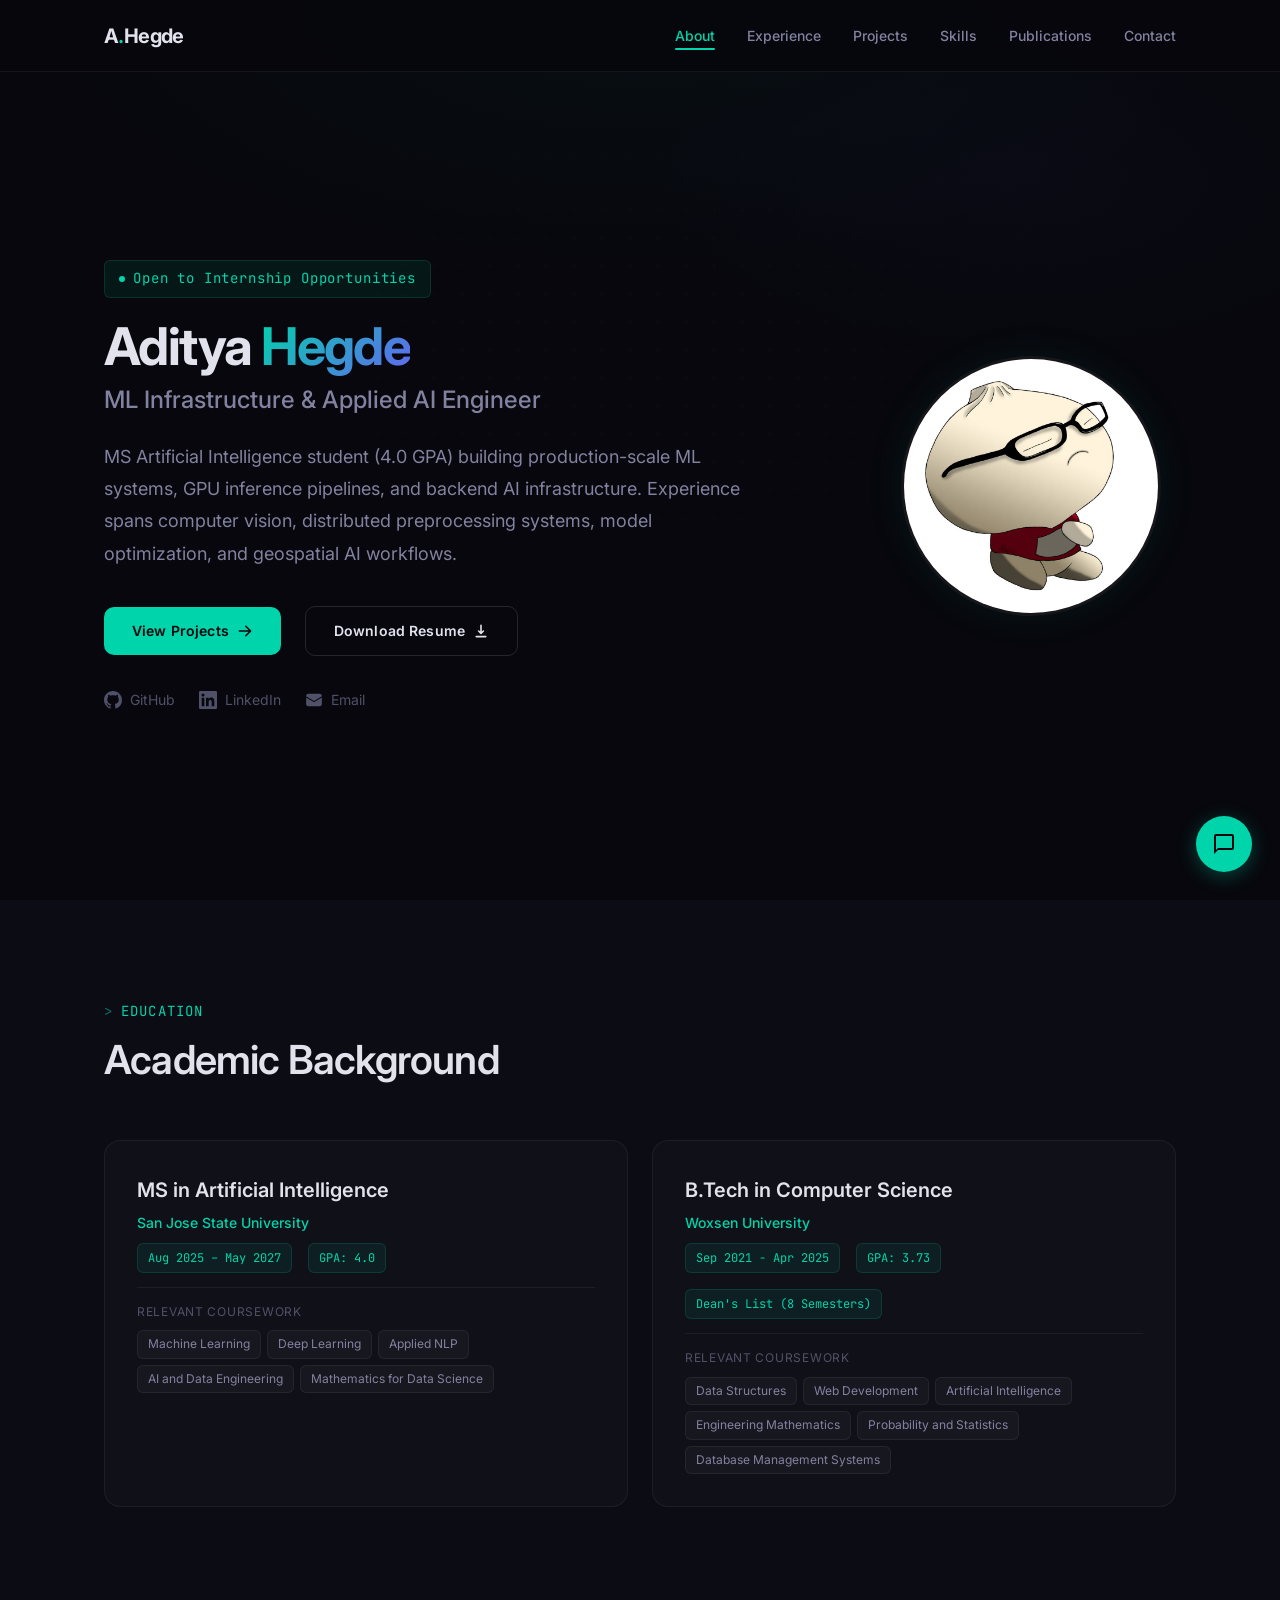
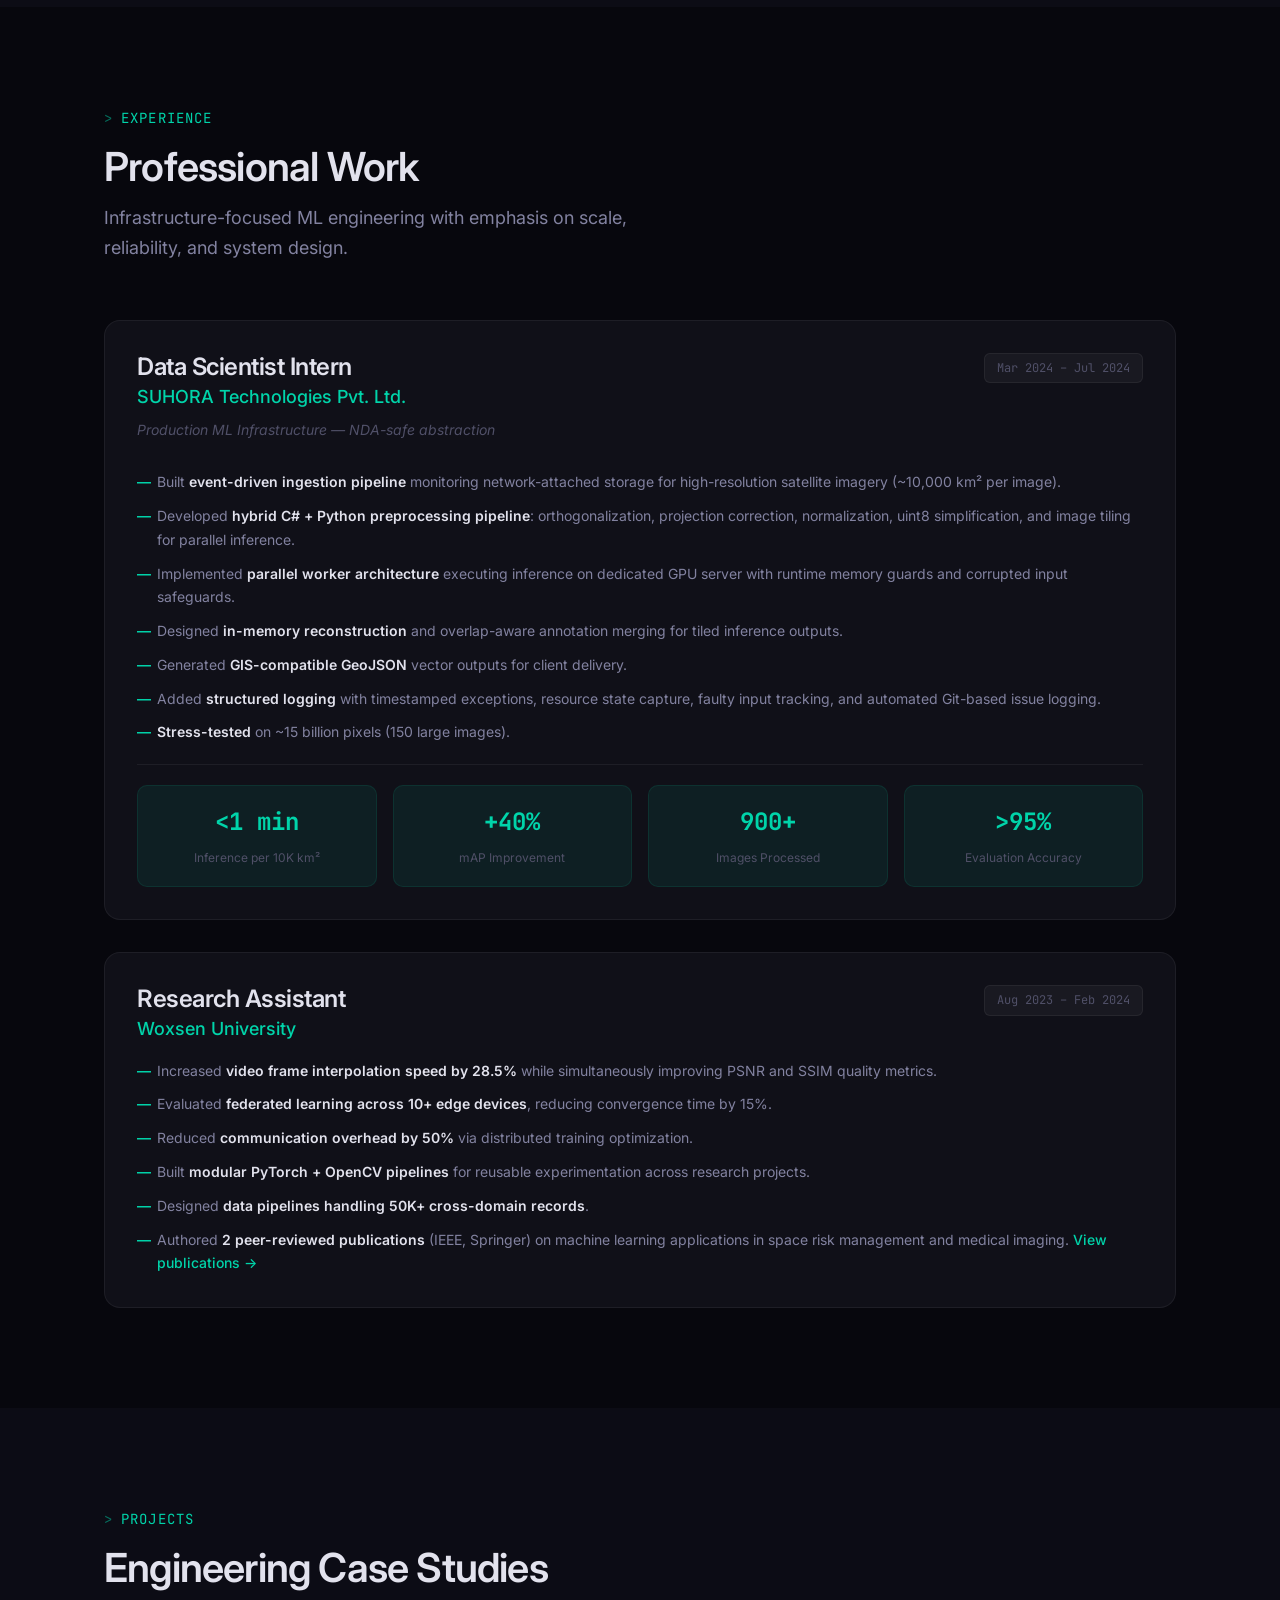
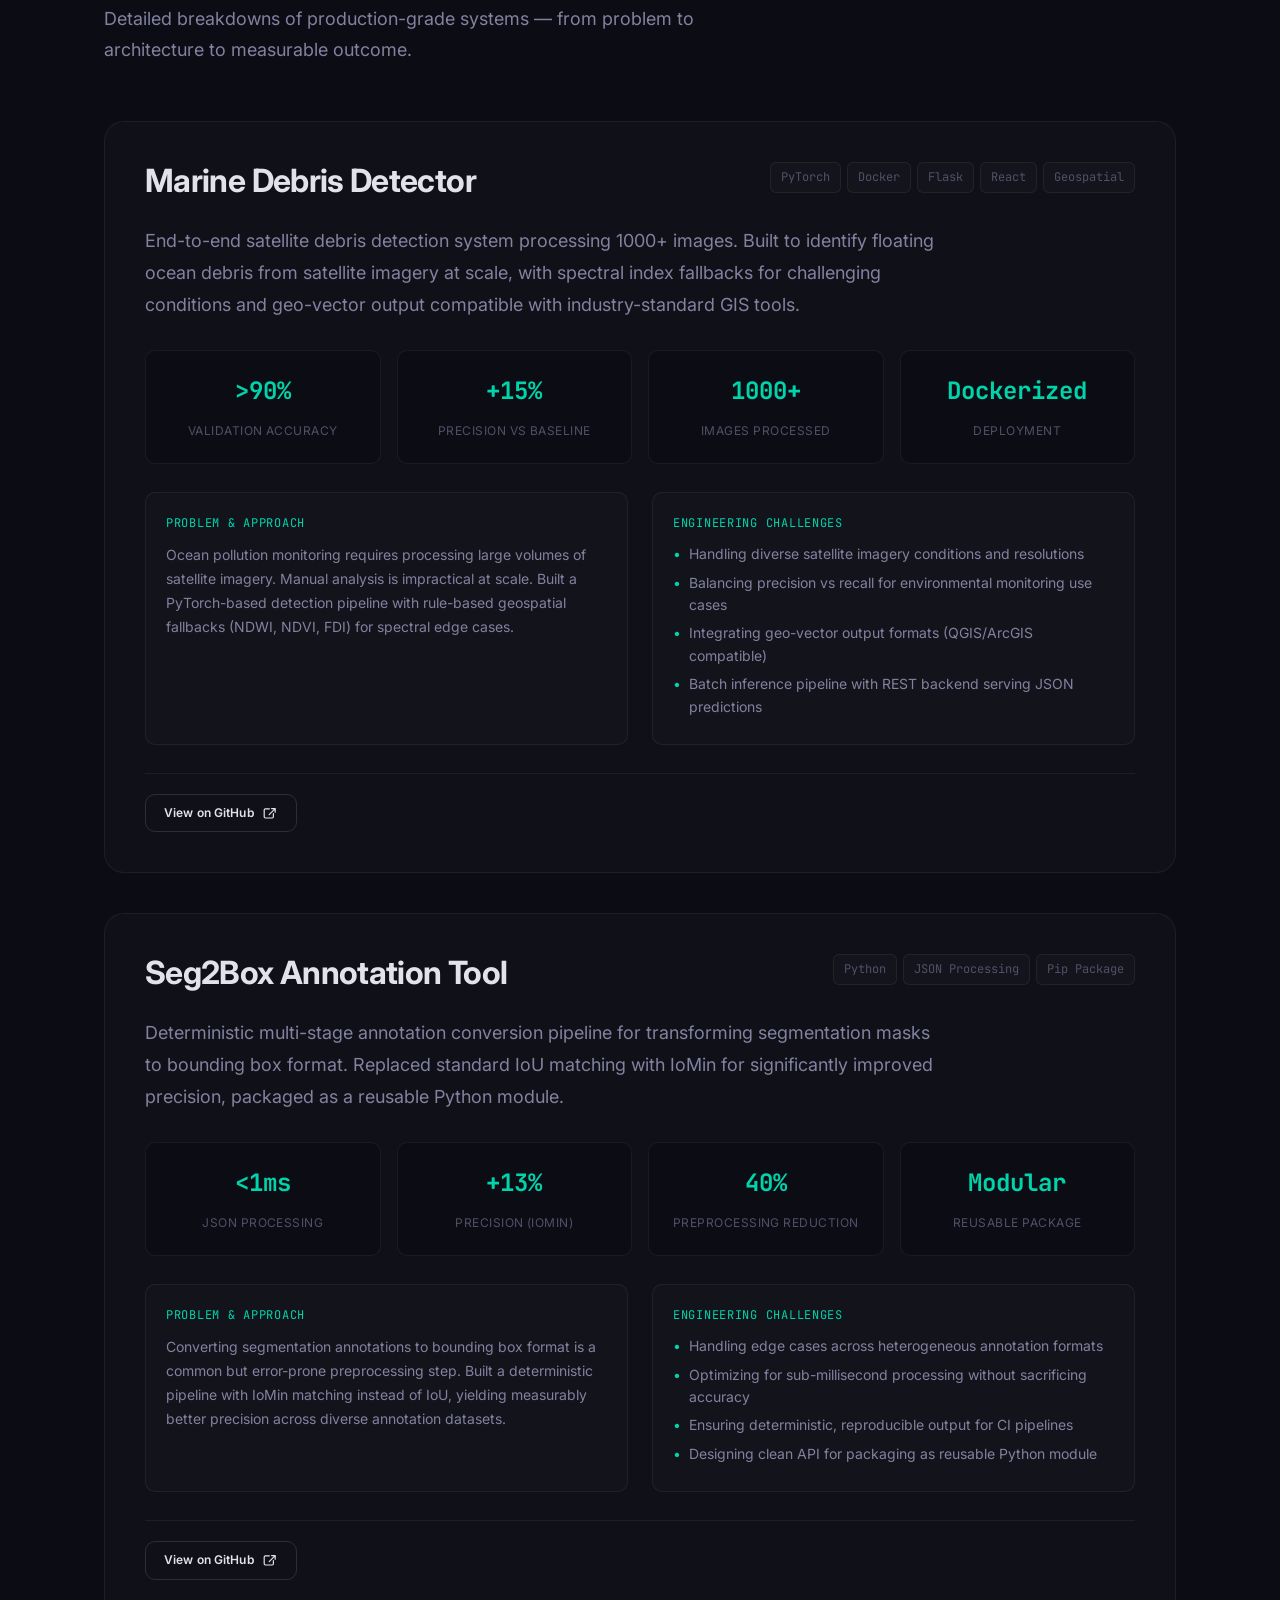
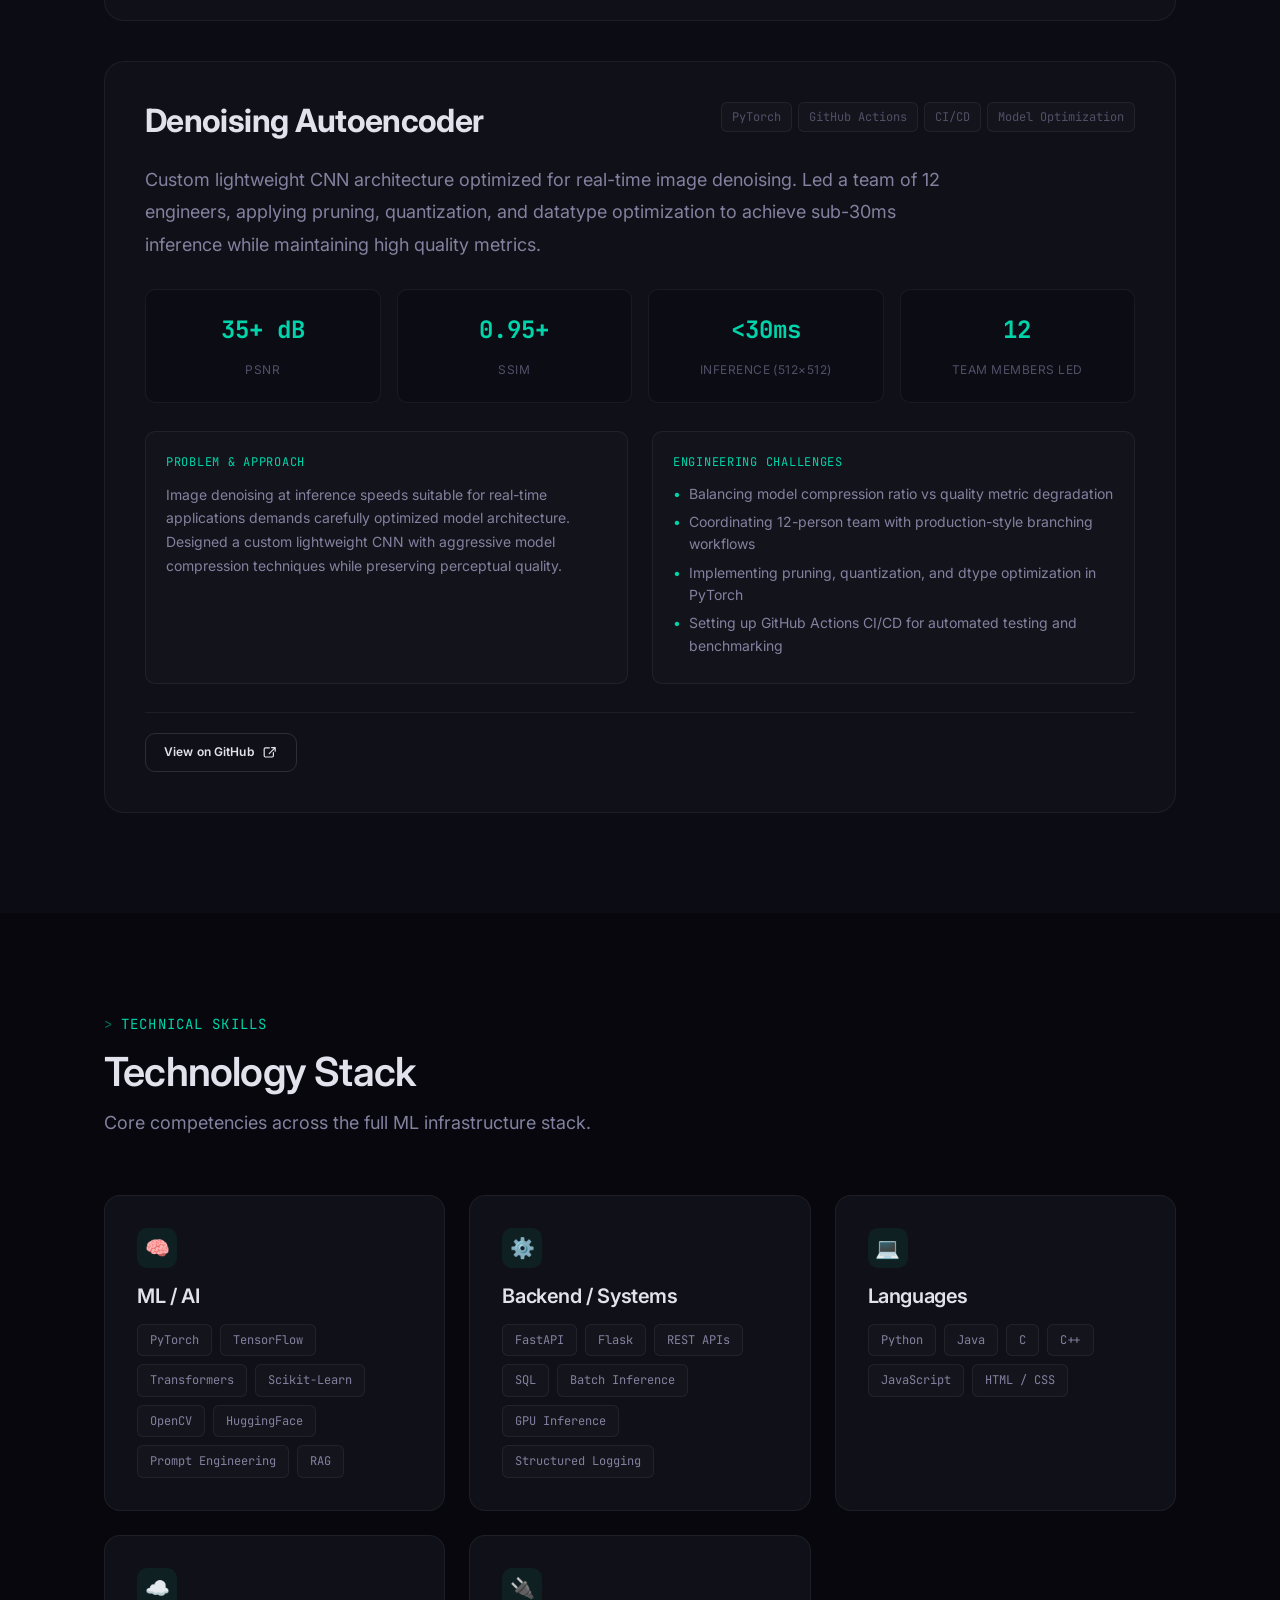
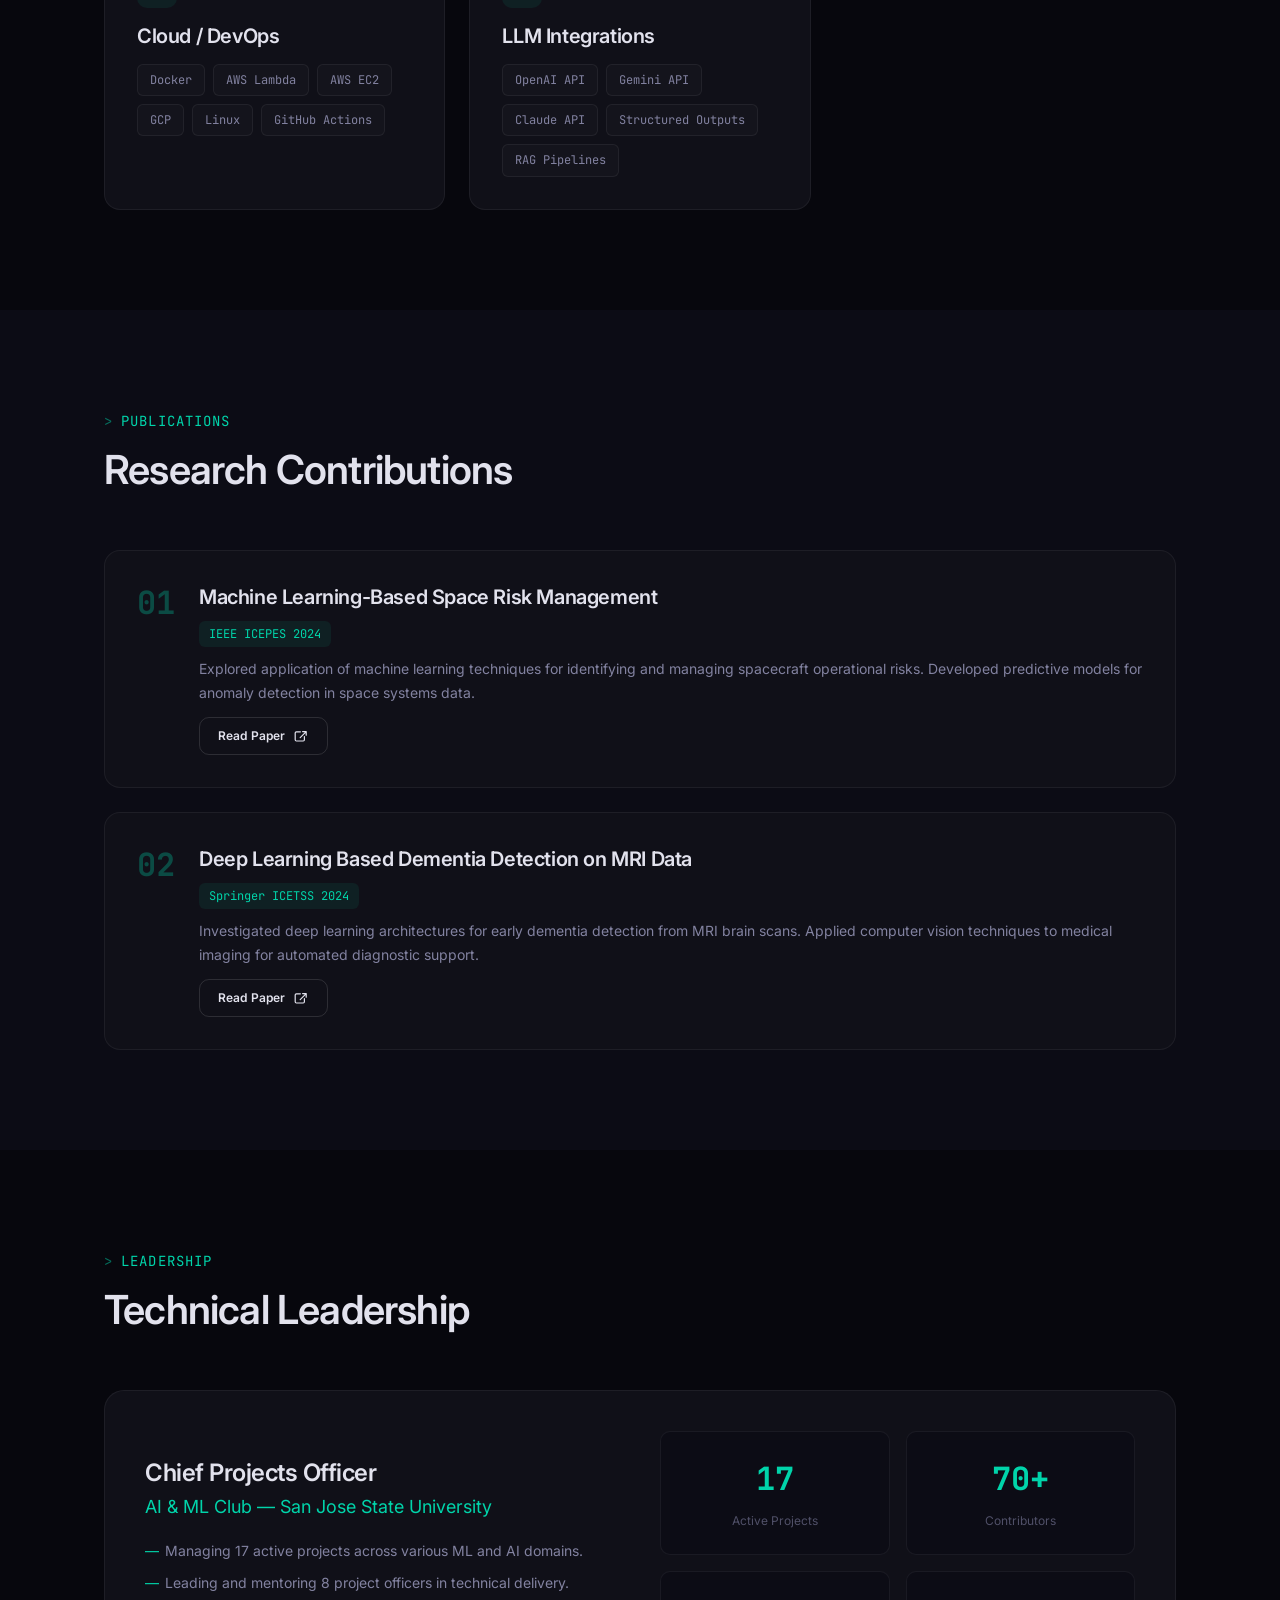
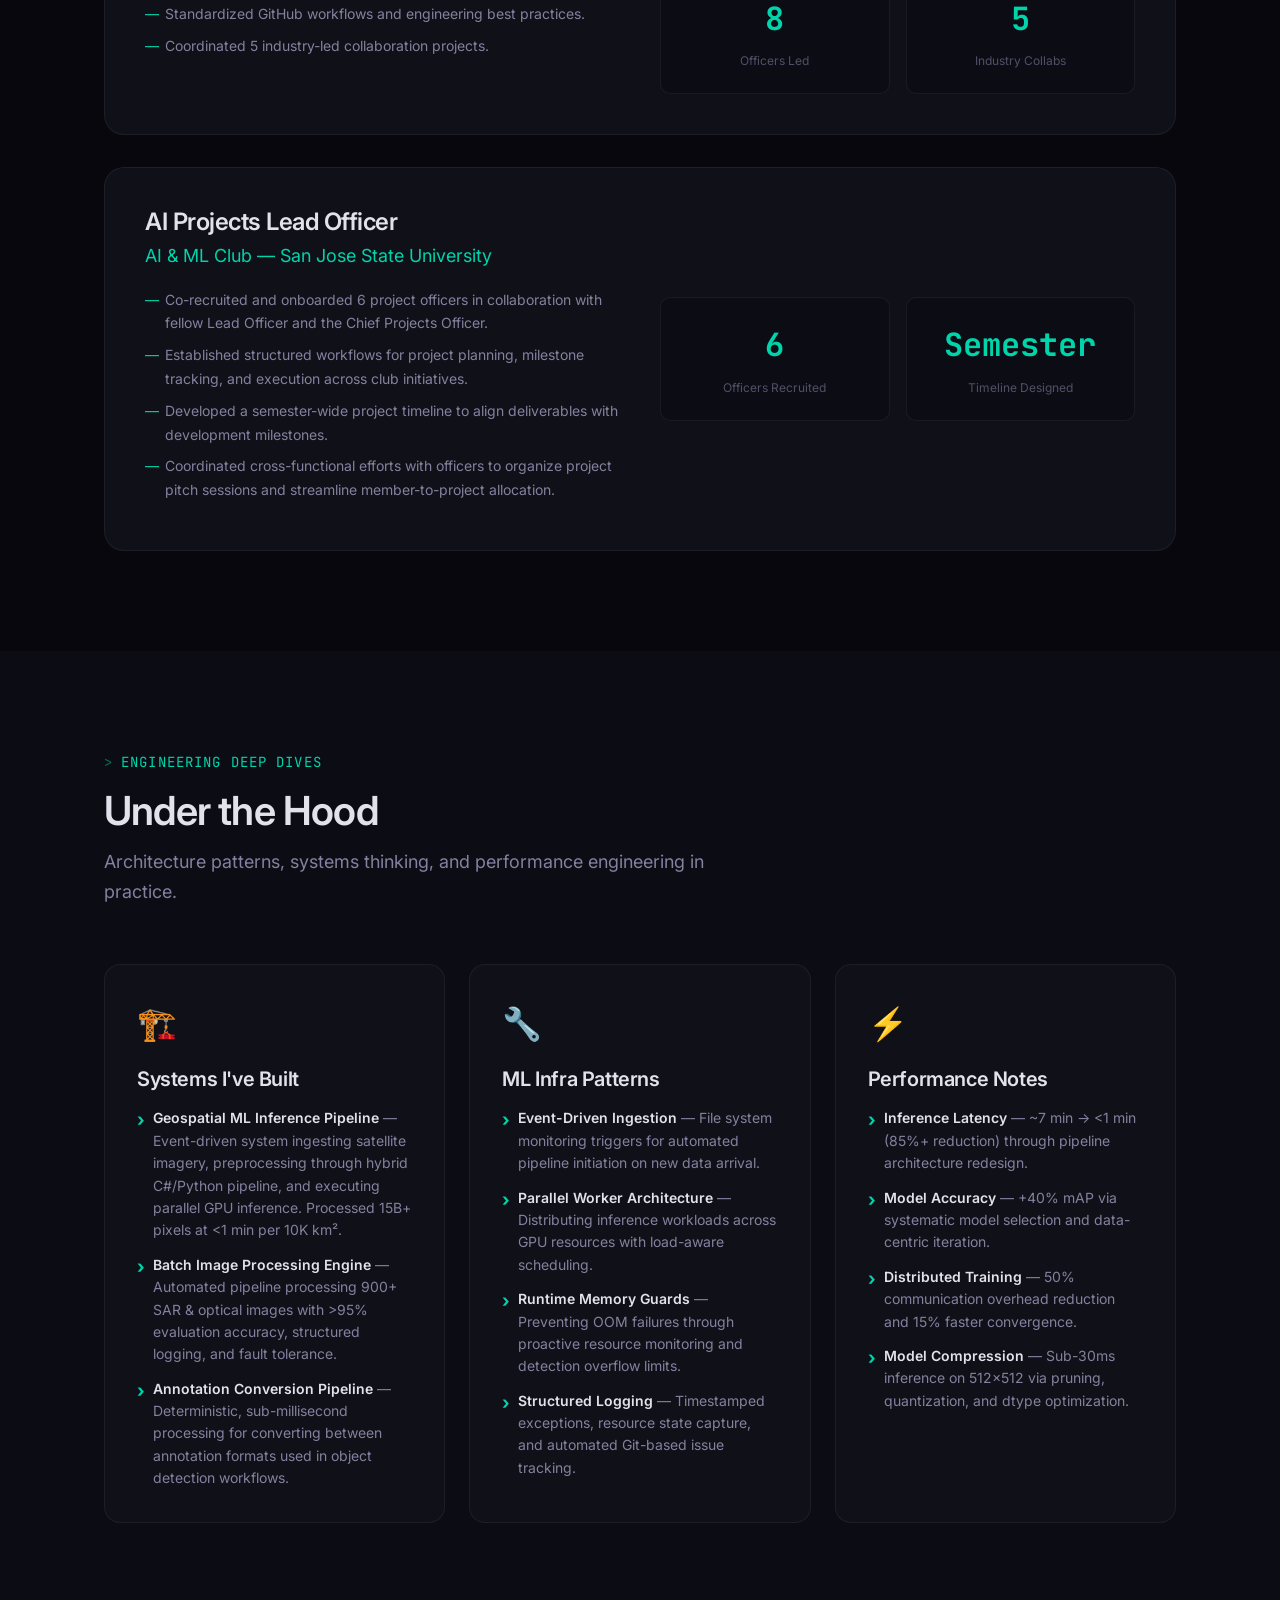
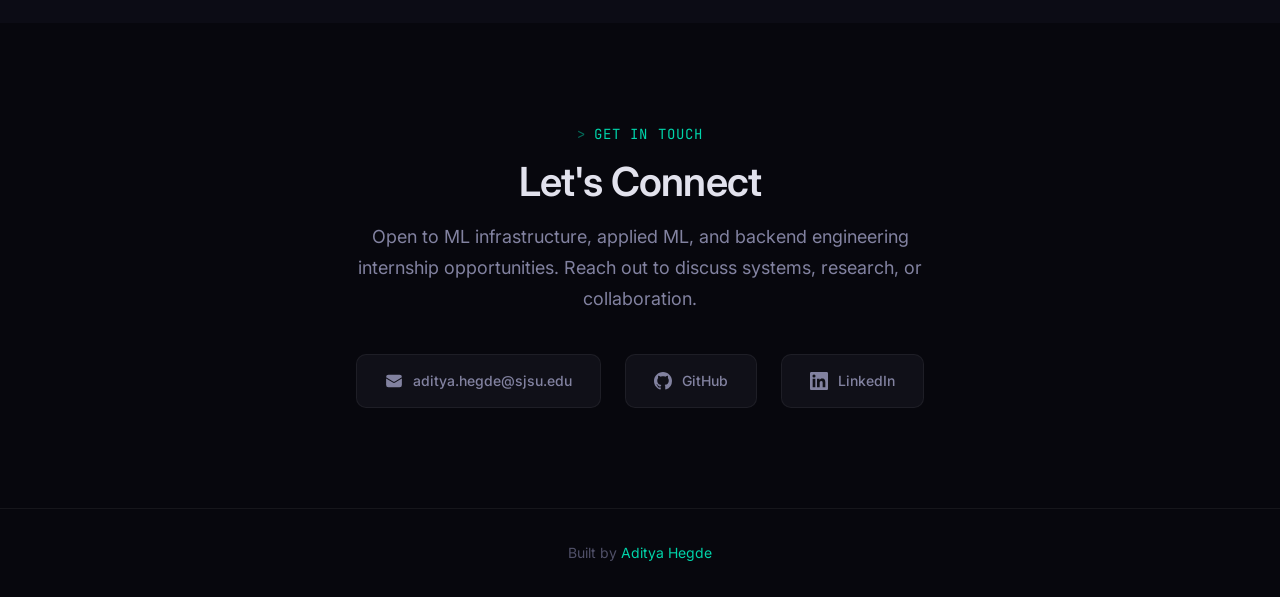
<file: index.html>
<!doctype html>
<html lang="en">
  <head>
    <meta charset="UTF-8" />
    <meta name="viewport" content="width=device-width, initial-scale=1.0" />
    <title>Aditya Hegde — ML Infrastructure & Applied AI Engineer</title>
    <meta
      name="description"
      content="Portfolio of Aditya Hegde — MS AI student building production-scale ML systems, GPU inference pipelines, and backend AI infrastructure."
    />
    <meta name="author" content="Aditya Hegde" />

    <!-- Open Graph -->
    <meta
      property="og:title"
      content="Aditya Hegde — ML Infrastructure & Applied AI Engineer"
    />
    <meta
      property="og:description"
      content="Production-scale ML systems, GPU inference pipelines, and backend AI infrastructure."
    />
    <meta property="og:type" content="website" />
    <meta property="og:url" content="https://adityahegde712.github.io" />

    <!-- Security -->
    <meta http-equiv="X-Content-Type-Options" content="nosniff" />
    <meta name="referrer" content="strict-origin-when-cross-origin" />

    <!-- Fonts -->
    <link rel="preconnect" href="https://fonts.googleapis.com" />
    <link rel="preconnect" href="https://fonts.gstatic.com" crossorigin />
    <link
      href="https://fonts.googleapis.com/css2?family=Inter:wght@300;400;500;600;700&family=JetBrains+Mono:wght@400;500;700&display=swap"
      rel="stylesheet"
    />

    <!-- Styles -->
    <link rel="stylesheet" href="styles.css" />

    <!-- Google Analytics (GA4) -->
    <script async src="https://www.googletagmanager.com/gtag/js?id=G-G0SHZX9DQ3"></script>
    <script>
      window.dataLayer = window.dataLayer || [];
      function gtag(){dataLayer.push(arguments);}
      gtag('js', new Date());
      gtag('config', 'G-G0SHZX9DQ3');
    </script>
  </head>
  <body>
    <!-- ============ NAVIGATION ============ -->
    <header class="nav" id="main-nav" role="banner">
      <div class="container nav__inner">
        <a href="#hero" class="nav__logo" aria-label="Home"
          >A<span>.</span>Hegde</a
        >

        <nav aria-label="Primary navigation">
          <ul class="nav__links" id="nav-links" role="list">
            <li>
              <a href="#hero" class="nav__link nav__link--active">About</a>
            </li>
            <li><a href="#experience" class="nav__link">Experience</a></li>
            <li><a href="#projects" class="nav__link">Projects</a></li>
            <li><a href="#skills" class="nav__link">Skills</a></li>
            <li><a href="#publications" class="nav__link">Publications</a></li>
            <li><a href="#contact" class="nav__link">Contact</a></li>
          </ul>
        </nav>

        <button
          class="nav__toggle"
          id="nav-toggle"
          aria-label="Toggle navigation"
          aria-expanded="false"
          aria-controls="nav-links"
        >
          <span></span><span></span><span></span>
        </button>
      </div>
      <div class="nav__overlay" id="nav-overlay"></div>
    </header>

    <main>
      <!-- ============ HERO ============ -->
      <section class="hero" id="hero">
        <div class="container hero__inner">
          <div class="hero__content">
            <div class="hero__label">Open to Internship Opportunities</div>

            <h1 class="hero__name">
              Aditya <span class="gradient-text">Hegde</span>
            </h1>
            <p class="hero__title">
              ML Infrastructure &amp; Applied AI Engineer
            </p>

            <p class="hero__summary">
              MS Artificial Intelligence student (4.0 GPA) building
              production-scale ML systems, GPU inference pipelines, and backend
              AI infrastructure. Experience spans computer vision, distributed
              preprocessing systems, model optimization, and geospatial AI
              workflows.
            </p>

            <div class="hero__actions">
              <a href="#projects" class="btn btn--primary">
                View Projects
                <svg
                  xmlns="http://www.w3.org/2000/svg"
                  viewBox="0 0 20 20"
                  fill="currentColor"
                  aria-hidden="true"
                >
                  <path
                    fill-rule="evenodd"
                    d="M10.293 3.293a1 1 0 011.414 0l6 6a1 1 0 010 1.414l-6 6a1 1 0 01-1.414-1.414L14.586 11H3a1 1 0 110-2h11.586l-4.293-4.293a1 1 0 010-1.414z"
                    clip-rule="evenodd"
                  />
                </svg>
              </a>
              <button
                class="btn btn--outline"
                id="resume-btn"
                type="button"
              >
                Download Resume
                <svg
                  xmlns="http://www.w3.org/2000/svg"
                  viewBox="0 0 20 20"
                  fill="currentColor"
                  aria-hidden="true"
                >
                  <path
                    fill-rule="evenodd"
                    d="M3 17a1 1 0 011-1h12a1 1 0 110 2H4a1 1 0 01-1-1zm3.293-7.707a1 1 0 011.414 0L9 10.586V3a1 1 0 112 0v7.586l1.293-1.293a1 1 0 111.414 1.414l-3 3a1 1 0 01-1.414 0l-3-3a1 1 0 010-1.414z"
                    clip-rule="evenodd"
                  />
                </svg>
              </button>
            </div>

            <!-- Resume Selection Modal -->
            <div class="resume-modal-overlay" id="resume-modal-overlay">
              <div class="resume-modal" role="dialog" aria-label="Select Resume">
                <div class="resume-modal__header">
                  <h3 class="resume-modal__title">Choose a Resume</h3>
                  <button class="resume-modal__close" id="resume-modal-close" aria-label="Close">
                    <svg xmlns="http://www.w3.org/2000/svg" viewBox="0 0 24 24" fill="currentColor" aria-hidden="true"><path d="M18.3 5.71a1 1 0 00-1.42 0L12 10.59 7.12 5.71a1 1 0 00-1.42 1.42L10.59 12l-4.89 4.88a1 1 0 001.42 1.42L12 13.41l4.88 4.89a1 1 0 001.42-1.42L13.41 12l4.89-4.88a1 1 0 000-1.41z"/></svg>
                  </button>
                </div>
                <p class="resume-modal__subtitle">Tailored for different roles — select the one that fits best.</p>
                <div class="resume-modal__options">
                  <a href="static/aditya_hegde_swe_resume.pdf" class="resume-option" target="_blank" rel="noopener noreferrer">
                    <div class="resume-option__icon">⚙️</div>
                    <div class="resume-option__info">
                      <div class="resume-option__title">Software Engineering</div>
                      <div class="resume-option__desc">Backend, systems, and infrastructure focus</div>
                    </div>
                    <svg class="resume-option__arrow" xmlns="http://www.w3.org/2000/svg" viewBox="0 0 20 20" fill="currentColor" aria-hidden="true"><path fill-rule="evenodd" d="M4.25 5.5a.75.75 0 00-.75.75v8.5c0 .414.336.75.75.75h8.5a.75.75 0 00.75-.75v-4a.75.75 0 011.5 0v4A2.25 2.25 0 0112.75 17h-8.5A2.25 2.25 0 012 14.75v-8.5A2.25 2.25 0 014.25 4h5a.75.75 0 010 1.5h-5zm7-1a.75.75 0 01.75-.75h4.5a.75.75 0 01.75.75v4.5a.75.75 0 01-1.5 0V6.31l-6.22 6.22a.75.75 0 11-1.06-1.06l6.22-6.22H12a.75.75 0 01-.75-.75z" clip-rule="evenodd"/></svg>
                  </a>
                  <a href="static/aditya_hegde_aiml_resume.pdf" class="resume-option" target="_blank" rel="noopener noreferrer">
                    <div class="resume-option__icon">🧠</div>
                    <div class="resume-option__info">
                      <div class="resume-option__title">AI / Machine Learning</div>
                      <div class="resume-option__desc">ML infrastructure, applied AI, and computer vision</div>
                    </div>
                    <svg class="resume-option__arrow" xmlns="http://www.w3.org/2000/svg" viewBox="0 0 20 20" fill="currentColor" aria-hidden="true"><path fill-rule="evenodd" d="M4.25 5.5a.75.75 0 00-.75.75v8.5c0 .414.336.75.75.75h8.5a.75.75 0 00.75-.75v-4a.75.75 0 011.5 0v4A2.25 2.25 0 0112.75 17h-8.5A2.25 2.25 0 012 14.75v-8.5A2.25 2.25 0 014.25 4h5a.75.75 0 010 1.5h-5zm7-1a.75.75 0 01.75-.75h4.5a.75.75 0 01.75.75v4.5a.75.75 0 01-1.5 0V6.31l-6.22 6.22a.75.75 0 11-1.06-1.06l6.22-6.22H12a.75.75 0 01-.75-.75z" clip-rule="evenodd"/></svg>
                  </a>
                  <a href="static/aditya_hegde_research_resume.pdf" class="resume-option" target="_blank" rel="noopener noreferrer">
                    <div class="resume-option__icon">📄</div>
                    <div class="resume-option__info">
                      <div class="resume-option__title">Research</div>
                      <div class="resume-option__desc">Publications, experiments, and academic work</div>
                    </div>
                    <svg class="resume-option__arrow" xmlns="http://www.w3.org/2000/svg" viewBox="0 0 20 20" fill="currentColor" aria-hidden="true"><path fill-rule="evenodd" d="M4.25 5.5a.75.75 0 00-.75.75v8.5c0 .414.336.75.75.75h8.5a.75.75 0 00.75-.75v-4a.75.75 0 011.5 0v4A2.25 2.25 0 0112.75 17h-8.5A2.25 2.25 0 012 14.75v-8.5A2.25 2.25 0 014.25 4h5a.75.75 0 010 1.5h-5zm7-1a.75.75 0 01.75-.75h4.5a.75.75 0 01.75.75v4.5a.75.75 0 01-1.5 0V6.31l-6.22 6.22a.75.75 0 11-1.06-1.06l6.22-6.22H12a.75.75 0 01-.75-.75z" clip-rule="evenodd"/></svg>
                  </a>
                </div>
              </div>
            </div>

            <div class="hero__socials">
              <a
                href="https://github.com/AdityaHegde712"
                class="hero__social-link"
                target="_blank"
                rel="noopener noreferrer"
                aria-label="GitHub"
              >
                <svg
                  xmlns="http://www.w3.org/2000/svg"
                  viewBox="0 0 24 24"
                  aria-hidden="true"
                >
                  <path
                    d="M12 0C5.37 0 0 5.37 0 12c0 5.31 3.435 9.795 8.205 11.385.6.105.825-.255.825-.57 0-.285-.015-1.23-.015-2.235-3.015.555-3.795-.735-4.035-1.41-.135-.345-.72-1.41-1.23-1.695-.42-.225-1.02-.78-.015-.795.945-.015 1.62.87 1.845 1.23 1.08 1.815 2.805 1.305 3.495.99.105-.78.42-1.305.765-1.605-2.67-.3-5.46-1.335-5.46-5.925 0-1.305.465-2.385 1.23-3.225-.12-.3-.54-1.53.12-3.18 0 0 1.005-.315 3.3 1.23.96-.27 1.98-.405 3-.405s2.04.135 3 .405c2.295-1.56 3.3-1.23 3.3-1.23.66 1.65.24 2.88.12 3.18.765.84 1.23 1.905 1.23 3.225 0 4.605-2.805 5.625-5.475 5.925.435.375.81 1.095.81 2.22 0 1.605-.015 2.895-.015 3.3 0 .315.225.69.825.57A12.02 12.02 0 0024 12c0-6.63-5.37-12-12-12z"
                  />
                </svg>
                GitHub
              </a>
              <a
                href="https://www.linkedin.com/in/aditya-hegde712/"
                class="hero__social-link"
                target="_blank"
                rel="noopener noreferrer"
                aria-label="LinkedIn"
              >
                <svg
                  xmlns="http://www.w3.org/2000/svg"
                  viewBox="0 0 24 24"
                  aria-hidden="true"
                >
                  <path
                    d="M20.447 20.452h-3.554v-5.569c0-1.328-.027-3.037-1.852-3.037-1.853 0-2.136 1.445-2.136 2.939v5.667H9.351V9h3.414v1.561h.046c.477-.9 1.637-1.85 3.37-1.85 3.601 0 4.267 2.37 4.267 5.455v6.286zM5.337 7.433a2.062 2.062 0 01-2.063-2.065 2.064 2.064 0 112.063 2.065zm1.782 13.019H3.555V9h3.564v11.452zM22.225 0H1.771C.792 0 0 .774 0 1.729v20.542C0 23.227.792 24 1.771 24h20.451C23.2 24 24 23.227 24 22.271V1.729C24 .774 23.2 0 22.222 0h.003z"
                  />
                </svg>
                LinkedIn
              </a>
              <a
                href="mailto:aditya.hegde@sjsu.edu"
                class="hero__social-link"
                aria-label="Email"
              >
                <svg
                  xmlns="http://www.w3.org/2000/svg"
                  viewBox="0 0 24 24"
                  aria-hidden="true"
                >
                  <path
                    d="M1.5 8.67v8.58a3 3 0 003 3h15a3 3 0 003-3V8.67l-8.928 5.493a3 3 0 01-3.144 0L1.5 8.67z"
                  />
                  <path
                    d="M22.5 6.908V6.75a3 3 0 00-3-3h-15a3 3 0 00-3 3v.158l9.714 5.978a1.5 1.5 0 001.572 0L22.5 6.908z"
                  />
                </svg>
                Email
              </a>
            </div>
          </div>

          <div class="hero__photo-wrapper">
            <img
              src="static/profile.jpg"
              alt="Aditya Hegde — ML Infrastructure Engineer"
              class="hero__photo"
              width="260"
              height="260"
              loading="eager"
            />
          </div>
        </div>
      </section>

      <!-- ============ EDUCATION ============ -->
      <section class="section section--alt" id="education">
        <div class="container">
          <div class="section__header reveal">
            <div class="section__label">Education</div>
            <h2 class="section__title">Academic Background</h2>
          </div>

          <div class="education-grid">
            <div class="education-card reveal reveal--delay-1">
              <div class="education-card__degree">
                MS in Artificial Intelligence
              </div>
              <div class="education-card__school">
                San Jose State University
              </div>
              <div class="education-card__meta">
                <span class="education-card__badge education-card__badge--highlight"
                  >Aug 2025 – May 2027</span
                >
                <span
                  class="education-card__badge education-card__badge--highlight"
                  >GPA: 4.0</span
                >
              </div>
              <div class="education-card__courses">
                <div class="education-card__courses-title">
                  Relevant Coursework
                </div>
                <div class="education-card__courses-list">
                  <span class="course-tag">Machine Learning</span>
                  <span class="course-tag">Deep Learning</span>
                  <span class="course-tag">Applied NLP</span>
                  <span class="course-tag">AI and Data Engineering</span>
                  <span class="course-tag">Mathematics for Data Science</span>
                </div>
              </div>
            </div>

            <div class="education-card reveal reveal--delay-2">
              <div class="education-card__degree">
                B.Tech in Computer Science
              </div>
              <div class="education-card__school">Woxsen University</div>
              <div class="education-card__meta">
                <span
                  class="education-card__badge education-card__badge--highlight"
                  >Sep 2021 - Apr 2025</span
                >
                <span
                  class="education-card__badge education-card__badge--highlight"
                  >GPA: 3.73</span
                >
                <span
                  class="education-card__badge education-card__badge--highlight"
                  >Dean's List (8 Semesters)</span
                >
              </div>
              <div class="education-card__courses">
                <div class="education-card__courses-title">
                  Relevant Coursework
                </div>
                <div class="education-card__courses-list">
                  <span class="course-tag">Data Structures</span>
                  <span class="course-tag">Web Development</span>
                  <span class="course-tag">Artificial Intelligence</span>
                  <span class="course-tag">Engineering Mathematics</span>
                  <span class="course-tag">Probability and Statistics</span>
                  <span class="course-tag">Database Management Systems</span>
                </div>
              </div>
            </div>
          </div>
        </div>
      </section>

      <!-- ============ EXPERIENCE ============ -->
      <section class="section" id="experience">
        <div class="container">
          <div class="section__header reveal">
            <div class="section__label">Experience</div>
            <h2 class="section__title">Professional Work</h2>
            <p class="section__description">
              Infrastructure-focused ML engineering with emphasis on scale,
              reliability, and system design.
            </p>
          </div>

          <div class="timeline">
            <!-- SUHORA -->
            <article class="timeline-card reveal">
              <div class="timeline-card__header">
                <div>
                  <h3 class="timeline-card__role">Data Scientist Intern</h3>
                  <div class="timeline-card__company">
                    SUHORA Technologies Pvt. Ltd.
                  </div>
                  <div class="timeline-card__subtitle">
                    Production ML Infrastructure — NDA-safe abstraction
                  </div>
                </div>
                <span class="timeline-card__period">Mar 2024 – Jul 2024</span>
              </div>

              <ul class="timeline-card__achievements">
                <li>
                  Built
                  <strong>event-driven ingestion pipeline</strong> monitoring
                  network-attached storage for high-resolution satellite imagery
                  (~10,000 km² per image).
                </li>
                <li>
                  Developed
                  <strong>hybrid C# + Python preprocessing pipeline</strong>:
                  orthogonalization, projection correction, normalization, uint8
                  simplification, and image tiling for parallel inference.
                </li>
                <li>
                  Implemented
                  <strong>parallel worker architecture</strong> executing
                  inference on dedicated GPU server with runtime memory guards
                  and corrupted input safeguards.
                </li>
                <li>
                  Designed <strong>in-memory reconstruction</strong> and
                  overlap-aware annotation merging for tiled inference outputs.
                </li>
                <li>
                  Generated <strong>GIS-compatible GeoJSON</strong> vector
                  outputs for client delivery.
                </li>
                <li>
                  Added <strong>structured logging</strong> with timestamped
                  exceptions, resource state capture, faulty input tracking, and
                  automated Git-based issue logging.
                </li>
                <li>
                  <strong>Stress-tested</strong> on ~15 billion pixels (150
                  large images).
                </li>
              </ul>

              <div class="timeline-card__impact">
                <div class="impact-grid">
                  <div class="impact-stat">
                    <span class="impact-stat__value">&lt;1 min</span>
                    <span class="impact-stat__label"
                      >Inference per 10K km²</span
                    >
                  </div>
                  <div class="impact-stat">
                    <span class="impact-stat__value">+40%</span>
                    <span class="impact-stat__label">mAP Improvement</span>
                  </div>
                  <div class="impact-stat">
                    <span class="impact-stat__value">900+</span>
                    <span class="impact-stat__label">Images Processed</span>
                  </div>
                  <div class="impact-stat">
                    <span class="impact-stat__value">&gt;95%</span>
                    <span class="impact-stat__label">Evaluation Accuracy</span>
                  </div>
                </div>
              </div>
            </article>

            <!-- Research Assistant -->
            <article class="timeline-card reveal">
              <div class="timeline-card__header">
                <div>
                  <h3 class="timeline-card__role">Research Assistant</h3>
                  <div class="timeline-card__company">Woxsen University</div>
                </div>
                <span class="timeline-card__period">Aug 2023 – Feb 2024</span>
              </div>

              <ul class="timeline-card__achievements">
                <li>
                  Increased
                  <strong>video frame interpolation speed by 28.5%</strong>
                  while simultaneously improving PSNR and SSIM quality metrics.
                </li>
                <li>
                  Evaluated
                  <strong>federated learning across 10+ edge devices</strong>,
                  reducing convergence time by 15%.
                </li>
                <li>
                  Reduced <strong>communication overhead by 50%</strong> via
                  distributed training optimization.
                </li>
                <li>
                  Built <strong>modular PyTorch + OpenCV pipelines</strong> for
                  reusable experimentation across research projects.
                </li>
                <li>
                  Designed
                  <strong
                    >data pipelines handling 50K+ cross-domain records</strong
                  >.
                </li>
                <li>
                  Authored <strong>2 peer-reviewed publications</strong>
                  (IEEE, Springer) on machine learning applications in space risk
                  management and medical imaging.
                  <a href="#publications" style="color: var(--accent); font-weight: 500;">View publications →</a>
                </li>
              </ul>
            </article>
          </div>
        </div>
      </section>

      <!-- ============ PROJECTS ============ -->
      <section class="section section--alt" id="projects">
        <div class="container">
          <div class="section__header reveal">
            <div class="section__label">Projects</div>
            <h2 class="section__title">Engineering Case Studies</h2>
            <p class="section__description">
              Detailed breakdowns of production-grade systems — from problem to
              architecture to measurable outcome.
            </p>
          </div>

          <div class="projects-grid">
            <!-- Marine Debris Detector -->
            <article class="project-card reveal">
              <div class="project-card__header">
                <h3 class="project-card__title">Marine Debris Detector</h3>
                <div class="project-card__stack">
                  <span class="stack-badge">PyTorch</span>
                  <span class="stack-badge">Docker</span>
                  <span class="stack-badge">Flask</span>
                  <span class="stack-badge">React</span>
                  <span class="stack-badge">Geospatial</span>
                </div>
              </div>

              <p class="project-card__overview">
                End-to-end satellite debris detection system processing 1000+
                images. Built to identify floating ocean debris from satellite
                imagery at scale, with spectral index fallbacks for challenging
                conditions and geo-vector output compatible with
                industry-standard GIS tools.
              </p>

              <div class="project-card__metrics">
                <div class="metric-box">
                  <span class="metric-box__value">&gt;90%</span>
                  <span class="metric-box__label">Validation Accuracy</span>
                </div>
                <div class="metric-box">
                  <span class="metric-box__value">+15%</span>
                  <span class="metric-box__label">Precision vs Baseline</span>
                </div>
                <div class="metric-box">
                  <span class="metric-box__value">1000+</span>
                  <span class="metric-box__label">Images Processed</span>
                </div>
                <div class="metric-box">
                  <span class="metric-box__value">Dockerized</span>
                  <span class="metric-box__label">Deployment</span>
                </div>
              </div>

              <div class="project-card__details">
                <div class="project-detail">
                  <div class="project-detail__title">
                    Problem &amp; Approach
                  </div>
                  <p class="project-detail__text">
                    Ocean pollution monitoring requires processing large volumes
                    of satellite imagery. Manual analysis is impractical at
                    scale. Built a PyTorch-based detection pipeline with
                    rule-based geospatial fallbacks (NDWI, NDVI, FDI) for
                    spectral edge cases.
                  </p>
                </div>
                <div class="project-detail">
                  <div class="project-detail__title">
                    Engineering Challenges
                  </div>
                  <ul class="project-detail__list">
                    <li>
                      Handling diverse satellite imagery conditions and
                      resolutions
                    </li>
                    <li>
                      Balancing precision vs recall for environmental monitoring
                      use cases
                    </li>
                    <li>
                      Integrating geo-vector output formats (QGIS/ArcGIS
                      compatible)
                    </li>
                    <li>
                      Batch inference pipeline with REST backend serving JSON
                      predictions
                    </li>
                  </ul>
                </div>
              </div>

              <div class="project-card__footer">
                <a
                  href="https://github.com/AdityaHegde712/Marine-Debris-Detection"
                  class="btn btn--outline btn--sm"
                  target="_blank"
                  rel="noopener noreferrer"
                >
                  View on GitHub
                  <svg
                    xmlns="http://www.w3.org/2000/svg"
                    viewBox="0 0 20 20"
                    fill="currentColor"
                    aria-hidden="true"
                  >
                    <path
                      fill-rule="evenodd"
                      d="M4.25 5.5a.75.75 0 00-.75.75v8.5c0 .414.336.75.75.75h8.5a.75.75 0 00.75-.75v-4a.75.75 0 011.5 0v4A2.25 2.25 0 0112.75 17h-8.5A2.25 2.25 0 012 14.75v-8.5A2.25 2.25 0 014.25 4h5a.75.75 0 010 1.5h-5zm7-1a.75.75 0 01.75-.75h4.5a.75.75 0 01.75.75v4.5a.75.75 0 01-1.5 0V6.31l-6.22 6.22a.75.75 0 11-1.06-1.06l6.22-6.22H12a.75.75 0 01-.75-.75z"
                      clip-rule="evenodd"
                    />
                  </svg>
                </a>
              </div>
            </article>

            <!-- Seg2Box -->
            <article class="project-card reveal">
              <div class="project-card__header">
                <h3 class="project-card__title">Seg2Box Annotation Tool</h3>
                <div class="project-card__stack">
                  <span class="stack-badge">Python</span>
                  <span class="stack-badge">JSON Processing</span>
                  <span class="stack-badge">Pip Package</span>
                </div>
              </div>

              <p class="project-card__overview">
                Deterministic multi-stage annotation conversion pipeline for
                transforming segmentation masks to bounding box format. Replaced
                standard IoU matching with IoMin for significantly improved
                precision, packaged as a reusable Python module.
              </p>

              <div class="project-card__metrics">
                <div class="metric-box">
                  <span class="metric-box__value">&lt;1ms</span>
                  <span class="metric-box__label">JSON Processing</span>
                </div>
                <div class="metric-box">
                  <span class="metric-box__value">+13%</span>
                  <span class="metric-box__label">Precision (IoMin)</span>
                </div>
                <div class="metric-box">
                  <span class="metric-box__value">40%</span>
                  <span class="metric-box__label">Preprocessing Reduction</span>
                </div>
                <div class="metric-box">
                  <span class="metric-box__value">Modular</span>
                  <span class="metric-box__label">Reusable Package</span>
                </div>
              </div>

              <div class="project-card__details">
                <div class="project-detail">
                  <div class="project-detail__title">
                    Problem &amp; Approach
                  </div>
                  <p class="project-detail__text">
                    Converting segmentation annotations to bounding box format
                    is a common but error-prone preprocessing step. Built a
                    deterministic pipeline with IoMin matching instead of IoU,
                    yielding measurably better precision across diverse
                    annotation datasets.
                  </p>
                </div>
                <div class="project-detail">
                  <div class="project-detail__title">
                    Engineering Challenges
                  </div>
                  <ul class="project-detail__list">
                    <li>
                      Handling edge cases across heterogeneous annotation
                      formats
                    </li>
                    <li>
                      Optimizing for sub-millisecond processing without
                      sacrificing accuracy
                    </li>
                    <li>
                      Ensuring deterministic, reproducible output for CI
                      pipelines
                    </li>
                    <li>
                      Designing clean API for packaging as reusable Python
                      module
                    </li>
                  </ul>
                </div>
              </div>

              <div class="project-card__footer">
                <a
                  href="https://github.com/AdityaHegde712/Seg2Box"
                  class="btn btn--outline btn--sm"
                  target="_blank"
                  rel="noopener noreferrer"
                >
                  View on GitHub
                  <svg
                    xmlns="http://www.w3.org/2000/svg"
                    viewBox="0 0 20 20"
                    fill="currentColor"
                    aria-hidden="true"
                  >
                    <path
                      fill-rule="evenodd"
                      d="M4.25 5.5a.75.75 0 00-.75.75v8.5c0 .414.336.75.75.75h8.5a.75.75 0 00.75-.75v-4a.75.75 0 011.5 0v4A2.25 2.25 0 0112.75 17h-8.5A2.25 2.25 0 012 14.75v-8.5A2.25 2.25 0 014.25 4h5a.75.75 0 010 1.5h-5zm7-1a.75.75 0 01.75-.75h4.5a.75.75 0 01.75.75v4.5a.75.75 0 01-1.5 0V6.31l-6.22 6.22a.75.75 0 11-1.06-1.06l6.22-6.22H12a.75.75 0 01-.75-.75z"
                      clip-rule="evenodd"
                    />
                  </svg>
                </a>
              </div>
            </article>

            <!-- Denoising Autoencoder -->
            <article class="project-card reveal">
              <div class="project-card__header">
                <h3 class="project-card__title">Denoising Autoencoder</h3>
                <div class="project-card__stack">
                  <span class="stack-badge">PyTorch</span>
                  <span class="stack-badge">GitHub Actions</span>
                  <span class="stack-badge">CI/CD</span>
                  <span class="stack-badge">Model Optimization</span>
                </div>
              </div>

              <p class="project-card__overview">
                Custom lightweight CNN architecture optimized for real-time
                image denoising. Led a team of 12 engineers, applying pruning,
                quantization, and datatype optimization to achieve sub-30ms
                inference while maintaining high quality metrics.
              </p>

              <div class="project-card__metrics">
                <div class="metric-box">
                  <span class="metric-box__value">35+ dB</span>
                  <span class="metric-box__label">PSNR</span>
                </div>
                <div class="metric-box">
                  <span class="metric-box__value">0.95+</span>
                  <span class="metric-box__label">SSIM</span>
                </div>
                <div class="metric-box">
                  <span class="metric-box__value">&lt;30ms</span>
                  <span class="metric-box__label">Inference (512×512)</span>
                </div>
                <div class="metric-box">
                  <span class="metric-box__value">12</span>
                  <span class="metric-box__label">Team Members Led</span>
                </div>
              </div>

              <div class="project-card__details">
                <div class="project-detail">
                  <div class="project-detail__title">
                    Problem &amp; Approach
                  </div>
                  <p class="project-detail__text">
                    Image denoising at inference speeds suitable for real-time
                    applications demands carefully optimized model architecture.
                    Designed a custom lightweight CNN with aggressive model
                    compression techniques while preserving perceptual quality.
                  </p>
                </div>
                <div class="project-detail">
                  <div class="project-detail__title">
                    Engineering Challenges
                  </div>
                  <ul class="project-detail__list">
                    <li>
                      Balancing model compression ratio vs quality metric
                      degradation
                    </li>
                    <li>
                      Coordinating 12-person team with production-style
                      branching workflows
                    </li>
                    <li>
                      Implementing pruning, quantization, and dtype optimization
                      in PyTorch
                    </li>
                    <li>
                      Setting up GitHub Actions CI/CD for automated testing and
                      benchmarking
                    </li>
                  </ul>
                </div>
              </div>

              <div class="project-card__footer">
                <a
                  href="https://github.com/AdityaHegde712/Denoising-Autoencoders"
                  class="btn btn--outline btn--sm"
                  target="_blank"
                  rel="noopener noreferrer"
                >
                  View on GitHub
                  <svg
                    xmlns="http://www.w3.org/2000/svg"
                    viewBox="0 0 20 20"
                    fill="currentColor"
                    aria-hidden="true"
                  >
                    <path
                      fill-rule="evenodd"
                      d="M4.25 5.5a.75.75 0 00-.75.75v8.5c0 .414.336.75.75.75h8.5a.75.75 0 00.75-.75v-4a.75.75 0 011.5 0v4A2.25 2.25 0 0112.75 17h-8.5A2.25 2.25 0 012 14.75v-8.5A2.25 2.25 0 014.25 4h5a.75.75 0 010 1.5h-5zm7-1a.75.75 0 01.75-.75h4.5a.75.75 0 01.75.75v4.5a.75.75 0 01-1.5 0V6.31l-6.22 6.22a.75.75 0 11-1.06-1.06l6.22-6.22H12a.75.75 0 01-.75-.75z"
                      clip-rule="evenodd"
                    />
                  </svg>
                </a>
              </div>
            </article>
          </div>
        </div>
      </section>

      <!-- ============ SKILLS ============ -->
      <section class="section" id="skills">
        <div class="container">
          <div class="section__header reveal">
            <div class="section__label">Technical Skills</div>
            <h2 class="section__title">Technology Stack</h2>
            <p class="section__description">
              Core competencies across the full ML infrastructure stack.
            </p>
          </div>

          <div class="skills-grid">
            <div class="skill-category reveal reveal--delay-1">
              <div class="skill-category__icon">🧠</div>
              <h3 class="skill-category__title">ML / AI</h3>
              <div class="skill-badges">
                <span class="skill-badge">PyTorch</span>
                <span class="skill-badge">TensorFlow</span>
                <span class="skill-badge">Transformers</span>
                <span class="skill-badge">Scikit-Learn</span>
                <span class="skill-badge">OpenCV</span>
                <span class="skill-badge">HuggingFace</span>
                <span class="skill-badge">Prompt Engineering</span>
                <span class="skill-badge">RAG</span>
              </div>
            </div>

            <div class="skill-category reveal reveal--delay-2">
              <div class="skill-category__icon">⚙️</div>
              <h3 class="skill-category__title">Backend / Systems</h3>
              <div class="skill-badges">
                <span class="skill-badge">FastAPI</span>
                <span class="skill-badge">Flask</span>
                <span class="skill-badge">REST APIs</span>
                <span class="skill-badge">SQL</span>
                <span class="skill-badge">Batch Inference</span>
                <span class="skill-badge">GPU Inference</span>
                <span class="skill-badge">Structured Logging</span>
              </div>
            </div>

            <div class="skill-category reveal reveal--delay-3">
              <div class="skill-category__icon">💻</div>
              <h3 class="skill-category__title">Languages</h3>
              <div class="skill-badges">
                <span class="skill-badge">Python</span>
                <span class="skill-badge">Java</span>
                <span class="skill-badge">C</span>
                <span class="skill-badge">C++</span>
                <span class="skill-badge">JavaScript</span>
                <span class="skill-badge">HTML / CSS</span>
              </div>
            </div>

            <div class="skill-category reveal reveal--delay-4">
              <div class="skill-category__icon">☁️</div>
              <h3 class="skill-category__title">Cloud / DevOps</h3>
              <div class="skill-badges">
                <span class="skill-badge">Docker</span>
                <span class="skill-badge">AWS Lambda</span>
                <span class="skill-badge">AWS EC2</span>
                <span class="skill-badge">GCP</span>
                <span class="skill-badge">Linux</span>
                <span class="skill-badge">GitHub Actions</span>
              </div>
            </div>

            <div class="skill-category reveal reveal--delay-1">
              <div class="skill-category__icon">🔌</div>
              <h3 class="skill-category__title">LLM Integrations</h3>
              <div class="skill-badges">
                <span class="skill-badge">OpenAI API</span>
                <span class="skill-badge">Gemini API</span>
                <span class="skill-badge">Claude API</span>
                <span class="skill-badge">Structured Outputs</span>
                <span class="skill-badge">RAG Pipelines</span>
              </div>
            </div>
          </div>
        </div>
      </section>

      <!-- ============ PUBLICATIONS ============ -->
      <section class="section section--alt" id="publications">
        <div class="container">
          <div class="section__header reveal">
            <div class="section__label">Publications</div>
            <h2 class="section__title">Research Contributions</h2>
          </div>

          <div class="publications-grid">
            <article class="publication-card reveal reveal--delay-1">
              <span class="publication-card__number">01</span>
              <div class="publication-card__content">
                <h3 class="publication-card__title">
                  <a href="https://ieeexplore.ieee.org/document/10653497" target="_blank" rel="noopener noreferrer" style="color: inherit; transition: color 0.3s;"
                    >Machine Learning-Based Space Risk Management</a
                  >
                </h3>
                <span class="publication-card__venue">IEEE ICEPES 2024</span>
                <p class="publication-card__summary">
                  Explored application of machine learning techniques for
                  identifying and managing spacecraft operational risks.
                  Developed predictive models for anomaly detection in space
                  systems data.
                </p>
                <a href="https://ieeexplore.ieee.org/document/10653497" class="btn btn--outline btn--sm" target="_blank" rel="noopener noreferrer" style="margin-top: 12px;">
                  Read Paper
                  <svg xmlns="http://www.w3.org/2000/svg" viewBox="0 0 20 20" fill="currentColor" aria-hidden="true"><path fill-rule="evenodd" d="M4.25 5.5a.75.75 0 00-.75.75v8.5c0 .414.336.75.75.75h8.5a.75.75 0 00.75-.75v-4a.75.75 0 011.5 0v4A2.25 2.25 0 0112.75 17h-8.5A2.25 2.25 0 012 14.75v-8.5A2.25 2.25 0 014.25 4h5a.75.75 0 010 1.5h-5zm7-1a.75.75 0 01.75-.75h4.5a.75.75 0 01.75.75v4.5a.75.75 0 01-1.5 0V6.31l-6.22 6.22a.75.75 0 11-1.06-1.06l6.22-6.22H12a.75.75 0 01-.75-.75z" clip-rule="evenodd"/></svg>
                </a>
              </div>
            </article>

            <article class="publication-card reveal reveal--delay-2">
              <span class="publication-card__number">02</span>
              <div class="publication-card__content">
                <h3 class="publication-card__title">
                  <a href="https://link.springer.com/chapter/10.1007/978-3-032-11488-4_15" target="_blank" rel="noopener noreferrer" style="color: inherit; transition: color 0.3s;"
                    >Deep Learning Based Dementia Detection on MRI Data</a
                  >
                </h3>
                <span class="publication-card__venue"
                  >Springer ICETSS 2024</span
                >
                <p class="publication-card__summary">
                  Investigated deep learning architectures for early dementia
                  detection from MRI brain scans. Applied computer vision
                  techniques to medical imaging for automated diagnostic
                  support.
                </p>
                <a href="https://link.springer.com/chapter/10.1007/978-3-032-11488-4_15" class="btn btn--outline btn--sm" target="_blank" rel="noopener noreferrer" style="margin-top: 12px;">
                  Read Paper
                  <svg xmlns="http://www.w3.org/2000/svg" viewBox="0 0 20 20" fill="currentColor" aria-hidden="true"><path fill-rule="evenodd" d="M4.25 5.5a.75.75 0 00-.75.75v8.5c0 .414.336.75.75.75h8.5a.75.75 0 00.75-.75v-4a.75.75 0 011.5 0v4A2.25 2.25 0 0112.75 17h-8.5A2.25 2.25 0 012 14.75v-8.5A2.25 2.25 0 014.25 4h5a.75.75 0 010 1.5h-5zm7-1a.75.75 0 01.75-.75h4.5a.75.75 0 01.75.75v4.5a.75.75 0 01-1.5 0V6.31l-6.22 6.22a.75.75 0 11-1.06-1.06l6.22-6.22H12a.75.75 0 01-.75-.75z" clip-rule="evenodd"/></svg>
                </a>
              </div>
            </article>
          </div>
        </div>
      </section>

      <!-- ============ LEADERSHIP ============ -->
      <section class="section" id="leadership">
        <div class="container">
          <div class="section__header reveal">
            <div class="section__label">Leadership</div>
            <h2 class="section__title">Technical Leadership</h2>
          </div>

          <div class="leadership-card reveal">
            <div>
              <h3 class="leadership-card__role">Chief Projects Officer</h3>
              <div class="leadership-card__org">
                AI &amp; ML Club — San Jose State University
              </div>
              <ul class="leadership-card__description">
                <li>
                  Managing 17 active projects across various ML and AI domains.
                </li>
                <li>
                  Leading and mentoring 8 project officers in technical
                  delivery.
                </li>
                <li>
                  Standardized GitHub workflows and engineering best practices.
                </li>
                <li>Coordinated 5 industry-led collaboration projects.</li>
              </ul>
            </div>
            <div class="leadership-stats">
              <div class="leadership-stat">
                <span class="leadership-stat__value">17</span>
                <span class="leadership-stat__label">Active Projects</span>
              </div>
              <div class="leadership-stat">
                <span class="leadership-stat__value">70+</span>
                <span class="leadership-stat__label">Contributors</span>
              </div>
              <div class="leadership-stat">
                <span class="leadership-stat__value">8</span>
                <span class="leadership-stat__label">Officers Led</span>
              </div>
              <div class="leadership-stat">
                <span class="leadership-stat__value">5</span>
                <span class="leadership-stat__label">Industry Collabs</span>
              </div>
            </div>
          </div>

          <div class="leadership-card reveal" style="margin-top: 32px;">
            <div>
              <h3 class="leadership-card__role">AI Projects Lead Officer</h3>
              <div class="leadership-card__org">
                AI &amp; ML Club — San Jose State University
              </div>
              <ul class="leadership-card__description">
                <li>
                  Co-recruited and onboarded 6 project officers in collaboration
                  with fellow Lead Officer and the Chief Projects Officer.
                </li>
                <li>
                  Established structured workflows for project planning,
                  milestone tracking, and execution across club initiatives.
                </li>
                <li>
                  Developed a semester-wide project timeline to align deliverables
                  with development milestones.
                </li>
                <li>
                  Coordinated cross-functional efforts with officers to organize
                  project pitch sessions and streamline member-to-project allocation.
                </li>
              </ul>
            </div>
            <div class="leadership-stats">
              <div class="leadership-stat">
                <span class="leadership-stat__value">6</span>
                <span class="leadership-stat__label">Officers Recruited</span>
              </div>
              <div class="leadership-stat">
                <span class="leadership-stat__value">Semester</span>
                <span class="leadership-stat__label">Timeline Designed</span>
              </div>
            </div>
          </div>
        </div>
      </section>

      <!-- ============ ADVANCED / DEEP DIVES ============ -->
      <section class="section section--alt" id="advanced">
        <div class="container">
          <div class="section__header reveal">
            <div class="section__label">Engineering Deep Dives</div>
            <h2 class="section__title">Under the Hood</h2>
            <p class="section__description">
              Architecture patterns, systems thinking, and performance
              engineering in practice.
            </p>
          </div>

          <div class="deep-dives-grid">
            <!-- Systems I've Built -->
            <div class="deep-dive reveal reveal--delay-1">
              <div class="deep-dive__icon">🏗️</div>
              <h3 class="deep-dive__title">Systems I've Built</h3>
              <div class="deep-dive__items">
                <div class="deep-dive__item">
                  <strong>Geospatial ML Inference Pipeline</strong> —
                  Event-driven system ingesting satellite imagery, preprocessing
                  through hybrid C#/Python pipeline, and executing parallel GPU
                  inference. Processed 15B+ pixels at &lt;1 min per 10K km².
                </div>
                <div class="deep-dive__item">
                  <strong>Batch Image Processing Engine</strong> — Automated
                  pipeline processing 900+ SAR &amp; optical images with &gt;95%
                  evaluation accuracy, structured logging, and fault tolerance.
                </div>
                <div class="deep-dive__item">
                  <strong>Annotation Conversion Pipeline</strong> —
                  Deterministic, sub-millisecond processing for converting
                  between annotation formats used in object detection workflows.
                </div>
              </div>
            </div>

            <!-- ML Infra Architecture Patterns -->
            <div class="deep-dive reveal reveal--delay-2">
              <div class="deep-dive__icon">🔧</div>
              <h3 class="deep-dive__title">ML Infra Patterns</h3>
              <div class="deep-dive__items">
                <div class="deep-dive__item">
                  <strong>Event-Driven Ingestion</strong> — File system
                  monitoring triggers for automated pipeline initiation on new
                  data arrival.
                </div>
                <div class="deep-dive__item">
                  <strong>Parallel Worker Architecture</strong> — Distributing
                  inference workloads across GPU resources with load-aware
                  scheduling.
                </div>
                <div class="deep-dive__item">
                  <strong>Runtime Memory Guards</strong> — Preventing OOM
                  failures through proactive resource monitoring and detection
                  overflow limits.
                </div>
                <div class="deep-dive__item">
                  <strong>Structured Logging</strong> — Timestamped exceptions,
                  resource state capture, and automated Git-based issue
                  tracking.
                </div>
              </div>
            </div>

            <!-- Performance Engineering -->
            <div class="deep-dive reveal reveal--delay-3">
              <div class="deep-dive__icon">⚡</div>
              <h3 class="deep-dive__title">Performance Notes</h3>
              <div class="deep-dive__items">
                <div class="deep-dive__item">
                  <strong>Inference Latency</strong> — ~7 min → &lt;1 min (85%+
                  reduction) through pipeline architecture redesign.
                </div>
                <div class="deep-dive__item">
                  <strong>Model Accuracy</strong> — +40% mAP via systematic
                  model selection and data-centric iteration.
                </div>
                <div class="deep-dive__item">
                  <strong>Distributed Training</strong> — 50% communication
                  overhead reduction and 15% faster convergence.
                </div>
                <div class="deep-dive__item">
                  <strong>Model Compression</strong> — Sub-30ms inference on
                  512×512 via pruning, quantization, and dtype optimization.
                </div>
              </div>
            </div>
          </div>
        </div>
      </section>

      <!-- ============ CONTACT ============ -->
      <section class="section" id="contact">
        <div class="container">
          <div class="contact-inner reveal">
            <div class="section__label">Get in Touch</div>
            <h2 class="section__title">Let's Connect</h2>
            <p class="section__description">
              Open to ML infrastructure, applied ML, and backend engineering
              internship opportunities. Reach out to discuss systems, research,
              or collaboration.
            </p>

            <div class="contact-links">
              <a
                href="mailto:aditya.hegde@sjsu.edu"
                class="contact-link"
                aria-label="Send email"
              >
                <svg
                  xmlns="http://www.w3.org/2000/svg"
                  viewBox="0 0 24 24"
                  fill="currentColor"
                  aria-hidden="true"
                >
                  <path
                    d="M1.5 8.67v8.58a3 3 0 003 3h15a3 3 0 003-3V8.67l-8.928 5.493a3 3 0 01-3.144 0L1.5 8.67z"
                  />
                  <path
                    d="M22.5 6.908V6.75a3 3 0 00-3-3h-15a3 3 0 00-3 3v.158l9.714 5.978a1.5 1.5 0 001.572 0L22.5 6.908z"
                  />
                </svg>
                aditya.hegde@sjsu.edu
              </a>
              <a
                href="https://github.com/AdityaHegde712"
                class="contact-link"
                target="_blank"
                rel="noopener noreferrer"
                aria-label="GitHub profile"
              >
                <svg
                  xmlns="http://www.w3.org/2000/svg"
                  viewBox="0 0 24 24"
                  fill="currentColor"
                  aria-hidden="true"
                >
                  <path
                    d="M12 0C5.37 0 0 5.37 0 12c0 5.31 3.435 9.795 8.205 11.385.6.105.825-.255.825-.57 0-.285-.015-1.23-.015-2.235-3.015.555-3.795-.735-4.035-1.41-.135-.345-.72-1.41-1.23-1.695-.42-.225-1.02-.78-.015-.795.945-.015 1.62.87 1.845 1.23 1.08 1.815 2.805 1.305 3.495.99.105-.78.42-1.305.765-1.605-2.67-.3-5.46-1.335-5.46-5.925 0-1.305.465-2.385 1.23-3.225-.12-.3-.54-1.53.12-3.18 0 0 1.005-.315 3.3 1.23.96-.27 1.98-.405 3-.405s2.04.135 3 .405c2.295-1.56 3.3-1.23 3.3-1.23.66 1.65.24 2.88.12 3.18.765.84 1.23 1.905 1.23 3.225 0 4.605-2.805 5.625-5.475 5.925.435.375.81 1.095.81 2.22 0 1.605-.015 2.895-.015 3.3 0 .315.225.69.825.57A12.02 12.02 0 0024 12c0-6.63-5.37-12-12-12z"
                  />
                </svg>
                GitHub
              </a>
              <a
                href="https://www.linkedin.com/in/aditya-hegde712/"
                class="contact-link"
                target="_blank"
                rel="noopener noreferrer"
                aria-label="LinkedIn profile"
              >
                <svg
                  xmlns="http://www.w3.org/2000/svg"
                  viewBox="0 0 24 24"
                  fill="currentColor"
                  aria-hidden="true"
                >
                  <path
                    d="M20.447 20.452h-3.554v-5.569c0-1.328-.027-3.037-1.852-3.037-1.853 0-2.136 1.445-2.136 2.939v5.667H9.351V9h3.414v1.561h.046c.477-.9 1.637-1.85 3.37-1.85 3.601 0 4.267 2.37 4.267 5.455v6.286zM5.337 7.433a2.062 2.062 0 01-2.063-2.065 2.064 2.064 0 112.063 2.065zm1.782 13.019H3.555V9h3.564v11.452zM22.225 0H1.771C.792 0 0 .774 0 1.729v20.542C0 23.227.792 24 1.771 24h20.451C23.2 24 24 23.227 24 22.271V1.729C24 .774 23.2 0 22.222 0h.003z"
                  />
                </svg>
                LinkedIn
              </a>
            </div>
          </div>
        </div>
      </section>
    </main>

    <!-- ============ FOOTER ============ -->
    <footer class="footer" role="contentinfo">
      <div class="container">
        <p class="footer__text">
          Built by
          <a
            href="https://github.com/AdityaHegde712"
            target="_blank"
            rel="noopener noreferrer"
            >Aditya Hegde</a
          >
        </p>
      </div>
    </footer>

    <!-- ============ CHAT WIDGET ============ -->
    <div id="chat-window" class="chat-window" role="dialog" aria-label="Chat with Aditya's AI Assistant">
      <div class="chat-header">
        <div class="chat-header__info">
          <div class="chat-header__avatar">🤖</div>
          <div>
            <div class="chat-header__title">Aditya's AI Assistant</div>
            <div class="chat-header__status">Online</div>
          </div>
        </div>
        <div class="chat-header__actions">
          <button class="chat-header__expand" id="chat-expand" title="Expand View" aria-label="Expand chat">
            <svg id="expand-icon" xmlns="http://www.w3.org/2000/svg" viewBox="0 0 24 24" fill="currentColor" aria-hidden="true"><path d="M7 14H5v5h5v-2H7v-3zm-2-4h2V7h3V5H5v5zm12 7h-3v2h5v-5h-2v3zM14 5v2h3v3h2V5h-5z"/></svg>
            <svg id="collapse-icon" class="hidden" xmlns="http://www.w3.org/2000/svg" viewBox="0 0 24 24" fill="currentColor" aria-hidden="true"><path d="M5 16h3v3h2v-5H5v2zm3-8H5v2h5V5H8v3zm6 11h2v-3h3v-2h-5v5zm2-11V5h-2v5h5V8h-3z"/></svg>
          </button>
          <button class="chat-header__close" id="chat-close" aria-label="Close chat">
            <svg xmlns="http://www.w3.org/2000/svg" viewBox="0 0 24 24" fill="currentColor" aria-hidden="true"><path d="M18.3 5.71a1 1 0 00-1.42 0L12 10.59 7.12 5.71a1 1 0 00-1.42 1.42L10.59 12l-4.89 4.88a1 1 0 001.42 1.42L12 13.41l4.88 4.89a1 1 0 001.42-1.42L13.41 12l4.89-4.88a1 1 0 000-1.41z"/></svg>
          </button>
        </div>
      </div>

      <div class="chat-messages" id="chat-messages">
        <div class="chat-message chat-message--ai">
          <div class="chat-message__sender">Aditya's AI</div>
          Hey! 👋 I'm Aditya's AI assistant. Ask me about his projects, experience, skills, or publications — I'd be happy to help!
        </div>
      </div>

      <div class="chat-input-area">
        <input type="text" class="chat-input" id="chat-input" placeholder="Ask about Aditya..." autocomplete="off" />
        <button class="chat-send" id="chat-send" aria-label="Send message">
          <svg xmlns="http://www.w3.org/2000/svg" viewBox="0 0 24 24" fill="currentColor" aria-hidden="true"><path d="M2.01 21L23 12 2.01 3 2 10l15 2-15 2z"/></svg>
        </button>
      </div>
    </div>

    <button class="chat-fab" id="chat-fab" aria-label="Chat with Aditya's AI Assistant">
      <svg xmlns="http://www.w3.org/2000/svg" viewBox="0 0 24 24" fill="currentColor" aria-hidden="true"><path d="M20 2H4c-1.1 0-2 .9-2 2v18l4-4h14c1.1 0 2-.9 2-2V4c0-1.1-.9-2-2-2zm0 14H6l-2 2V4h16v12z"/></svg>
    </button>

    <!-- Scripts -->
    <script src="script.js"></script>
  </body>
</html>
</file>
<file: styles.css>
/* =============================================
   Aditya Hegde — Portfolio
   Design System & Styles
   ============================================= */

/* ---------- Reset ---------- */
*,
*::before,
*::after {
  box-sizing: border-box;
  margin: 0;
  padding: 0;
}

ul,
ol {
  list-style: none;
}
a {
  text-decoration: none;
  color: inherit;
}
img {
  max-width: 100%;
  display: block;
}
button {
  font: inherit;
  cursor: pointer;
  border: none;
  background: none;
}

/* ---------- Design Tokens ---------- */
:root {
  /* Colors */
  --bg-primary: #07070d;
  --bg-secondary: #0c0c15;
  --bg-card: #101018;
  --bg-card-hover: #15151f;
  --bg-nav: rgba(7, 7, 13, 0.82);

  --text-primary: #e2e2ed;
  --text-secondary: #8282a0;
  --text-muted: #505068;

  --accent: #00d4aa;
  --accent-hover: #00eabc;
  --accent-dim: rgba(0, 212, 170, 0.08);
  --accent-glow: rgba(0, 212, 170, 0.18);
  --accent-secondary: #6366f1;
  --accent-secondary-dim: rgba(99, 102, 241, 0.08);

  --border: rgba(255, 255, 255, 0.06);
  --border-hover: rgba(255, 255, 255, 0.12);

  --gradient-text: linear-gradient(
    135deg,
    var(--accent),
    var(--accent-secondary)
  );
  --gradient-card-border: linear-gradient(
    135deg,
    rgba(0, 212, 170, 0.2),
    rgba(99, 102, 241, 0.2)
  );

  /* Typography */
  --font-primary:
    "Inter", -apple-system, BlinkMacSystemFont, "Segoe UI", sans-serif;
  --font-mono: "JetBrains Mono", "Fira Code", "Cascadia Code", monospace;

  --fs-xs: 0.75rem; /* 12px */
  --fs-sm: 0.875rem; /* 14px */
  --fs-base: 1rem; /* 16px */
  --fs-md: 1.125rem; /* 18px */
  --fs-lg: 1.25rem; /* 20px */
  --fs-xl: 1.5rem; /* 24px */
  --fs-2xl: 2rem; /* 32px */
  --fs-3xl: 2.5rem; /* 40px */
  --fs-4xl: 3.25rem; /* 52px */

  /* Spacing */
  --section-py: 100px;
  --container-max: 1120px;
  --card-padding: 32px;
  --gap: 24px;
  --gap-sm: 16px;
  --gap-xs: 8px;

  /* Effects */
  --radius-sm: 6px;
  --radius-md: 10px;
  --radius-lg: 16px;
  --radius-xl: 20px;
  --radius-full: 50%;

  --transition: 0.3s cubic-bezier(0.25, 0.46, 0.45, 0.94);
  --transition-fast: 0.15s ease;
  --shadow-card: 0 4px 30px rgba(0, 0, 0, 0.35);
  --shadow-glow: 0 0 40px rgba(0, 212, 170, 0.08);

  /* Navigation */
  --nav-height: 72px;
}

/* ---------- Base ---------- */
html {
  scroll-behavior: smooth;
  scroll-padding-top: var(--nav-height);
}

body {
  font-family: var(--font-primary);
  font-size: var(--fs-base);
  line-height: 1.7;
  color: var(--text-primary);
  background-color: var(--bg-primary);
  -webkit-font-smoothing: antialiased;
  -moz-osx-font-smoothing: grayscale;
  overflow-x: hidden;
}

::selection {
  background: var(--accent-dim);
  color: var(--accent);
}

/* ---------- Typography ---------- */
h1,
h2,
h3,
h4,
h5,
h6 {
  line-height: 1.2;
  font-weight: 600;
  letter-spacing: -0.02em;
}

h1 {
  font-size: var(--fs-4xl);
  font-weight: 700;
}
h2 {
  font-size: var(--fs-3xl);
}
h3 {
  font-size: var(--fs-xl);
}
h4 {
  font-size: var(--fs-lg);
}

p {
  color: var(--text-secondary);
}

.gradient-text {
  background: var(--gradient-text);
  -webkit-background-clip: text;
  background-clip: text;
  -webkit-text-fill-color: transparent;
}

.mono {
  font-family: var(--font-mono);
  font-size: var(--fs-sm);
  color: var(--accent);
  letter-spacing: 0.02em;
}

/* ---------- Layout ---------- */
.container {
  width: 100%;
  max-width: var(--container-max);
  margin: 0 auto;
  padding: 0 var(--gap);
}

.section {
  padding: var(--section-py) 0;
  position: relative;
}

.section--alt {
  background: var(--bg-secondary);
}

/* ---------- Section Header ---------- */
.section__header {
  margin-bottom: 56px;
}

.section__label {
  font-family: var(--font-mono);
  font-size: var(--fs-sm);
  color: var(--accent);
  text-transform: uppercase;
  letter-spacing: 0.08em;
  margin-bottom: 12px;
  display: flex;
  align-items: center;
  gap: 8px;
}

.section__label::before {
  content: ">";
  opacity: 0.5;
}

.section__title {
  font-size: var(--fs-3xl);
  margin-bottom: 12px;
}

.section__description {
  font-size: var(--fs-md);
  color: var(--text-secondary);
  max-width: 600px;
}

/* ============ NAVIGATION ============ */
.nav {
  position: fixed;
  top: 0;
  left: 0;
  right: 0;
  height: var(--nav-height);
  background: var(--bg-nav);
  backdrop-filter: blur(16px);
  -webkit-backdrop-filter: blur(16px);
  border-bottom: 1px solid var(--border);
  z-index: 1000;
  transition: background var(--transition);
}

.nav__inner {
  display: flex;
  align-items: center;
  justify-content: space-between;
  height: 100%;
}

.nav__logo {
  font-weight: 700;
  font-size: var(--fs-lg);
  letter-spacing: -0.03em;
  color: var(--text-primary);
  transition: color var(--transition);
}

.nav__logo:hover {
  color: var(--accent);
}

.nav__logo span {
  color: var(--accent);
}

.nav__links {
  display: flex;
  align-items: center;
  gap: 32px;
}

.nav__link {
  font-size: var(--fs-sm);
  font-weight: 500;
  color: var(--text-secondary);
  transition: color var(--transition);
  position: relative;
  padding: 4px 0;
}

.nav__link::after {
  content: "";
  position: absolute;
  bottom: -2px;
  left: 0;
  width: 0;
  height: 2px;
  background: var(--accent);
  transition: width var(--transition);
  border-radius: 1px;
}

.nav__link:hover,
.nav__link--active {
  color: var(--accent);
}

.nav__link:hover::after,
.nav__link--active::after {
  width: 100%;
}

.nav__toggle {
  display: none;
  flex-direction: column;
  gap: 5px;
  padding: 4px;
  z-index: 1001;
}

.nav__toggle span {
  display: block;
  width: 22px;
  height: 2px;
  background: var(--text-primary);
  border-radius: 1px;
  transition: var(--transition);
}

/* ============ HERO ============ */
.hero {
  min-height: 100vh;
  display: flex;
  align-items: center;
  padding-top: var(--nav-height);
  position: relative;
  overflow: hidden;
}

.hero::before {
  content: "";
  position: absolute;
  inset: 0;
  background:
    radial-gradient(
      ellipse 80% 50% at 50% 0%,
      rgba(0, 212, 170, 0.04) 0%,
      transparent 60%
    ),
    radial-gradient(
      ellipse 60% 40% at 80% 20%,
      rgba(99, 102, 241, 0.03) 0%,
      transparent 50%
    );
  pointer-events: none;
}

.hero::after {
  content: "";
  position: absolute;
  inset: 0;
  background-image: radial-gradient(
    circle,
    rgba(255, 255, 255, 0.025) 1px,
    transparent 1px
  );
  background-size: 28px 28px;
  pointer-events: none;
  mask-image: radial-gradient(
    ellipse 70% 60% at 50% 40%,
    black 20%,
    transparent 70%
  );
  -webkit-mask-image: radial-gradient(
    ellipse 70% 60% at 50% 40%,
    black 20%,
    transparent 70%
  );
}

.hero__inner {
  display: grid;
  grid-template-columns: 1fr 0.4fr;
  gap: 60px;
  align-items: center;
  position: relative;
  z-index: 1;
}

.hero__content {
  max-width: 650px;
}

.hero__label {
  font-family: var(--font-mono);
  font-size: var(--fs-sm);
  color: var(--accent);
  letter-spacing: 0.06em;
  margin-bottom: 20px;
  display: inline-flex;
  align-items: center;
  gap: 8px;
  padding: 6px 14px;
  background: var(--accent-dim);
  border: 1px solid rgba(0, 212, 170, 0.15);
  border-radius: var(--radius-sm);
}

.hero__label::before {
  content: "";
  width: 6px;
  height: 6px;
  border-radius: var(--radius-full);
  background: var(--accent);
  animation: pulse-dot 2s ease-in-out infinite;
}

@keyframes pulse-dot {
  0%,
  100% {
    opacity: 1;
    transform: scale(1);
  }
  50% {
    opacity: 0.5;
    transform: scale(0.8);
  }
}

.hero__name {
  font-size: var(--fs-4xl);
  font-weight: 700;
  letter-spacing: -0.03em;
  margin-bottom: 8px;
  line-height: 1.1;
}

.hero__title {
  font-size: var(--fs-xl);
  font-weight: 500;
  color: var(--text-secondary);
  margin-bottom: 24px;
  line-height: 1.4;
}

.hero__summary {
  font-size: var(--fs-md);
  color: var(--text-secondary);
  line-height: 1.8;
  margin-bottom: 36px;
}

.hero__actions {
  display: flex;
  align-items: center;
  gap: var(--gap);
  margin-bottom: 32px;
}

.hero__photo-wrapper {
  display: flex;
  justify-content: center;
  align-items: center;
}

.hero__photo {
  width: 260px;
  height: 260px;
  border-radius: var(--radius-full);
  object-fit: cover;
  border: 3px solid var(--border);
  box-shadow: var(--shadow-glow);
  transition: var(--transition);
}

.hero__photo:hover {
  border-color: var(--accent);
  box-shadow: 0 0 50px rgba(0, 212, 170, 0.15);
}

.hero__socials {
  display: flex;
  align-items: center;
  gap: var(--gap);
}

.hero__social-link {
  display: flex;
  align-items: center;
  gap: 8px;
  font-size: var(--fs-sm);
  color: var(--text-muted);
  transition: color var(--transition);
}

.hero__social-link svg {
  width: 18px;
  height: 18px;
  fill: currentColor;
  transition: fill var(--transition);
}

.hero__social-link:hover {
  color: var(--accent);
}

/* ---------- Buttons ---------- */
.btn {
  display: inline-flex;
  align-items: center;
  gap: 8px;
  padding: 12px 28px;
  font-size: var(--fs-sm);
  font-weight: 600;
  border-radius: var(--radius-md);
  transition: all var(--transition);
  letter-spacing: 0.01em;
}

.btn--primary {
  background: var(--accent);
  color: var(--bg-primary);
}

.btn--primary:hover {
  background: var(--accent-hover);
  transform: translateY(-2px);
  box-shadow: 0 6px 24px rgba(0, 212, 170, 0.25);
}

.btn--outline {
  border: 1px solid var(--border-hover);
  color: var(--text-primary);
  background: transparent;
}

.btn--outline:hover {
  border-color: var(--accent);
  color: var(--accent);
  transform: translateY(-2px);
}

.btn--sm {
  padding: 8px 18px;
  font-size: var(--fs-xs);
}

.btn svg {
  width: 16px;
  height: 16px;
  fill: currentColor;
}

/* ============ RESUME MODAL ============ */
.resume-modal-overlay {
  position: fixed;
  inset: 0;
  background: rgba(0, 0, 0, 0.6);
  backdrop-filter: blur(6px);
  -webkit-backdrop-filter: blur(6px);
  z-index: 2000;
  display: flex;
  align-items: center;
  justify-content: center;
  opacity: 0;
  visibility: hidden;
  transition: all var(--transition);
}

.resume-modal-overlay--open {
  opacity: 1;
  visibility: visible;
}

.resume-modal {
  background: var(--bg-secondary);
  border: 1px solid var(--border);
  border-radius: var(--radius-xl);
  padding: 32px;
  width: 90%;
  max-width: 480px;
  box-shadow: 0 20px 60px rgba(0, 0, 0, 0.5);
  transform: translateY(20px) scale(0.95);
  transition: all var(--transition);
}

.resume-modal-overlay--open .resume-modal {
  transform: translateY(0) scale(1);
}

.resume-modal__header {
  display: flex;
  align-items: center;
  justify-content: space-between;
  margin-bottom: 8px;
}

.resume-modal__title {
  font-size: var(--fs-xl);
  font-weight: 700;
}

.resume-modal__close {
  color: var(--text-muted);
  padding: 4px;
  background: none;
  border: none;
  cursor: pointer;
  transition: color var(--transition);
}

.resume-modal__close:hover {
  color: var(--text-primary);
}

.resume-modal__close svg {
  width: 20px;
  height: 20px;
  fill: currentColor;
}

.resume-modal__subtitle {
  font-size: var(--fs-sm);
  color: var(--text-muted);
  margin-bottom: 24px;
}

.resume-modal__options {
  display: flex;
  flex-direction: column;
  gap: 12px;
}

.resume-option {
  display: flex;
  align-items: center;
  gap: 16px;
  padding: 16px 20px;
  background: var(--bg-card);
  border: 1px solid var(--border);
  border-radius: var(--radius-md);
  transition: all var(--transition);
  cursor: pointer;
}

.resume-option:hover {
  border-color: var(--accent);
  background: var(--accent-dim);
  transform: translateX(4px);
}

.resume-option__icon {
  font-size: var(--fs-xl);
  width: 40px;
  height: 40px;
  display: flex;
  align-items: center;
  justify-content: center;
  background: rgba(255, 255, 255, 0.04);
  border-radius: var(--radius-md);
  flex-shrink: 0;
}

.resume-option__info {
  flex: 1;
}

.resume-option__title {
  font-size: var(--fs-md);
  font-weight: 600;
  margin-bottom: 2px;
}

.resume-option__desc {
  font-size: var(--fs-xs);
  color: var(--text-muted);
}

.resume-option__arrow {
  width: 16px;
  height: 16px;
  fill: var(--text-muted);
  flex-shrink: 0;
  transition: all var(--transition);
}

.resume-option:hover .resume-option__arrow {
  fill: var(--accent);
  transform: translateX(4px);
}

/* ============ EDUCATION ============ */
.education-grid {
  display: grid;
  grid-template-columns: repeat(2, 1fr);
  gap: var(--gap);
}

.education-card {
  background: var(--bg-card);
  border: 1px solid var(--border);
  border-radius: var(--radius-lg);
  padding: var(--card-padding);
  transition: all var(--transition);
}

.education-card:hover {
  border-color: var(--border-hover);
  transform: translateY(-3px);
  box-shadow: var(--shadow-card);
}

.education-card__degree {
  font-size: var(--fs-lg);
  font-weight: 600;
  margin-bottom: 4px;
}

.education-card__school {
  font-size: var(--fs-sm);
  color: var(--accent);
  font-weight: 500;
  margin-bottom: 8px;
}

.education-card__meta {
  display: flex;
  align-items: center;
  gap: 16px;
  flex-wrap: wrap;
  margin-bottom: 12px;
}

.education-card__badge {
  font-family: var(--font-mono);
  font-size: var(--fs-xs);
  color: var(--text-muted);
  background: rgba(255, 255, 255, 0.04);
  padding: 4px 10px;
  border-radius: var(--radius-sm);
  border: 1px solid var(--border);
}

.education-card__badge--highlight {
  color: var(--accent);
  background: var(--accent-dim);
  border-color: rgba(0, 212, 170, 0.15);
}

.education-card__courses {
  margin-top: 14px;
  padding-top: 14px;
  border-top: 1px solid var(--border);
}

.education-card__courses-title {
  font-size: var(--fs-xs);
  text-transform: uppercase;
  letter-spacing: 0.06em;
  color: var(--text-muted);
  margin-bottom: 8px;
}

.education-card__courses-list {
  display: flex;
  flex-wrap: wrap;
  gap: 6px;
}

.course-tag {
  font-size: var(--fs-xs);
  color: var(--text-secondary);
  background: rgba(255, 255, 255, 0.03);
  padding: 3px 10px;
  border-radius: var(--radius-sm);
  border: 1px solid var(--border);
}

/* ============ EXPERIENCE ============ */
.timeline {
  display: flex;
  flex-direction: column;
  gap: 32px;
}

.timeline-card {
  background: var(--bg-card);
  border: 1px solid var(--border);
  border-radius: var(--radius-lg);
  padding: var(--card-padding);
  position: relative;
  transition: all var(--transition);
}

.timeline-card:hover {
  border-color: var(--border-hover);
  box-shadow: var(--shadow-card);
}

.timeline-card::before {
  content: "";
  position: absolute;
  top: 0;
  left: 0;
  width: 3px;
  height: 100%;
  background: var(--gradient-text);
  border-radius: 3px 0 0 3px;
  opacity: 0;
  transition: opacity var(--transition);
}

.timeline-card:hover::before {
  opacity: 1;
}

.timeline-card__header {
  display: flex;
  justify-content: space-between;
  align-items: flex-start;
  flex-wrap: wrap;
  gap: 12px;
  margin-bottom: 8px;
}

.timeline-card__role {
  font-size: var(--fs-xl);
  font-weight: 600;
}

.timeline-card__period {
  font-family: var(--font-mono);
  font-size: var(--fs-xs);
  color: var(--text-muted);
  background: rgba(255, 255, 255, 0.04);
  padding: 4px 12px;
  border-radius: var(--radius-sm);
  border: 1px solid var(--border);
  white-space: nowrap;
}

.timeline-card__company {
  font-size: var(--fs-md);
  color: var(--accent);
  font-weight: 500;
  margin-bottom: 6px;
}

.timeline-card__subtitle {
  font-size: var(--fs-sm);
  color: var(--text-muted);
  font-style: italic;
  margin-bottom: 20px;
}

.timeline-card__achievements {
  display: flex;
  flex-direction: column;
  gap: 10px;
}

.timeline-card__achievements li {
  position: relative;
  padding-left: 20px;
  font-size: var(--fs-sm);
  color: var(--text-secondary);
  line-height: 1.7;
}

.timeline-card__achievements li::before {
  content: "—";
  position: absolute;
  left: 0;
  color: var(--accent);
  font-weight: 600;
}

.timeline-card__achievements li strong {
  color: var(--text-primary);
  font-weight: 600;
}

.timeline-card__impact {
  margin-top: 20px;
  padding-top: 20px;
  border-top: 1px solid var(--border);
}

.impact-grid {
  display: grid;
  grid-template-columns: repeat(auto-fit, minmax(180px, 1fr));
  gap: var(--gap-sm);
}

.impact-stat {
  text-align: center;
  padding: 16px;
  background: var(--accent-dim);
  border-radius: var(--radius-md);
  border: 1px solid rgba(0, 212, 170, 0.1);
}

.impact-stat__value {
  font-family: var(--font-mono);
  font-size: var(--fs-xl);
  font-weight: 700;
  color: var(--accent);
  display: block;
}

.impact-stat__label {
  font-size: var(--fs-xs);
  color: var(--text-muted);
  margin-top: 4px;
}

/* ============ PROJECTS ============ */
.projects-grid {
  display: flex;
  flex-direction: column;
  gap: 40px;
}

.project-card {
  background: var(--bg-card);
  border: 1px solid var(--border);
  border-radius: var(--radius-xl);
  padding: 40px;
  transition: all var(--transition);
  position: relative;
  overflow: hidden;
}

.project-card:hover {
  border-color: var(--border-hover);
  box-shadow: var(--shadow-card);
}

.project-card__header {
  display: flex;
  justify-content: space-between;
  align-items: flex-start;
  flex-wrap: wrap;
  gap: var(--gap);
  margin-bottom: 24px;
}

.project-card__title {
  font-size: var(--fs-2xl);
  font-weight: 700;
  letter-spacing: -0.02em;
}

.project-card__stack {
  display: flex;
  flex-wrap: wrap;
  gap: 6px;
}

.stack-badge {
  font-family: var(--font-mono);
  font-size: var(--fs-xs);
  padding: 4px 10px;
  border-radius: var(--radius-sm);
  border: 1px solid var(--border);
  color: var(--text-muted);
  background: rgba(255, 255, 255, 0.02);
  white-space: nowrap;
}

.project-card__overview {
  font-size: var(--fs-md);
  color: var(--text-secondary);
  margin-bottom: 28px;
  line-height: 1.8;
  max-width: 800px;
}

.project-card__metrics {
  display: grid;
  grid-template-columns: repeat(auto-fit, minmax(160px, 1fr));
  gap: var(--gap-sm);
  margin-bottom: 28px;
}

.metric-box {
  background: var(--bg-secondary);
  border: 1px solid var(--border);
  border-radius: var(--radius-md);
  padding: 20px;
  text-align: center;
  transition: all var(--transition);
}

.metric-box:hover {
  border-color: var(--accent);
  background: var(--accent-dim);
}

.metric-box__value {
  font-family: var(--font-mono);
  font-size: var(--fs-xl);
  font-weight: 700;
  color: var(--accent);
  display: block;
  margin-bottom: 4px;
}

.metric-box__label {
  font-size: var(--fs-xs);
  color: var(--text-muted);
  text-transform: uppercase;
  letter-spacing: 0.04em;
}

.project-card__details {
  display: grid;
  grid-template-columns: 1fr 1fr;
  gap: var(--gap);
  margin-bottom: 28px;
}

.project-detail {
  padding: 20px;
  background: rgba(255, 255, 255, 0.015);
  border-radius: var(--radius-md);
  border: 1px solid var(--border);
}

.project-detail__title {
  font-family: var(--font-mono);
  font-size: var(--fs-xs);
  color: var(--accent);
  text-transform: uppercase;
  letter-spacing: 0.06em;
  margin-bottom: 10px;
}

.project-detail__text {
  font-size: var(--fs-sm);
  color: var(--text-secondary);
  line-height: 1.7;
}

.project-detail__list li {
  position: relative;
  padding-left: 16px;
  font-size: var(--fs-sm);
  color: var(--text-secondary);
  margin-bottom: 6px;
  line-height: 1.6;
}

.project-detail__list li::before {
  content: "•";
  position: absolute;
  left: 0;
  color: var(--accent);
}

.project-card__footer {
  padding-top: 20px;
  border-top: 1px solid var(--border);
}

/* ============ SKILLS ============ */
.skills-grid {
  display: grid;
  grid-template-columns: repeat(auto-fit, minmax(300px, 1fr));
  gap: var(--gap);
}

.skill-category {
  background: var(--bg-card);
  border: 1px solid var(--border);
  border-radius: var(--radius-lg);
  padding: var(--card-padding);
  transition: all var(--transition);
}

.skill-category:hover {
  border-color: var(--border-hover);
  transform: translateY(-3px);
  box-shadow: var(--shadow-card);
}

.skill-category__icon {
  width: 40px;
  height: 40px;
  display: flex;
  align-items: center;
  justify-content: center;
  border-radius: var(--radius-md);
  background: var(--accent-dim);
  margin-bottom: 16px;
  font-size: var(--fs-lg);
}

.skill-category__title {
  font-size: var(--fs-lg);
  font-weight: 600;
  margin-bottom: 16px;
}

.skill-badges {
  display: flex;
  flex-wrap: wrap;
  gap: 8px;
}

.skill-badge {
  font-family: var(--font-mono);
  font-size: var(--fs-xs);
  padding: 5px 12px;
  border-radius: var(--radius-sm);
  border: 1px solid var(--border);
  color: var(--text-secondary);
  background: rgba(255, 255, 255, 0.02);
  transition: all var(--transition-fast);
}

.skill-badge:hover {
  color: var(--accent);
  border-color: var(--accent);
  background: var(--accent-dim);
}

/* ============ PUBLICATIONS ============ */
.publications-grid {
  display: flex;
  flex-direction: column;
  gap: var(--gap);
}

.publication-card {
  background: var(--bg-card);
  border: 1px solid var(--border);
  border-radius: var(--radius-lg);
  padding: var(--card-padding);
  transition: all var(--transition);
  display: flex;
  gap: var(--gap);
  align-items: flex-start;
}

.publication-card:hover {
  border-color: var(--border-hover);
  box-shadow: var(--shadow-card);
}

.publication-card__number {
  font-family: var(--font-mono);
  font-size: var(--fs-2xl);
  font-weight: 700;
  color: var(--accent);
  opacity: 0.3;
  flex-shrink: 0;
  line-height: 1;
  padding-top: 4px;
}

.publication-card__content {
  flex: 1;
}

.publication-card__title {
  font-size: var(--fs-lg);
  font-weight: 600;
  margin-bottom: 8px;
  line-height: 1.4;
}

.publication-card__venue {
  font-family: var(--font-mono);
  font-size: var(--fs-xs);
  color: var(--accent);
  margin-bottom: 10px;
  display: inline-block;
  padding: 3px 10px;
  background: var(--accent-dim);
  border-radius: var(--radius-sm);
}

.publication-card__summary {
  font-size: var(--fs-sm);
  color: var(--text-secondary);
  line-height: 1.7;
}

/* ============ LEADERSHIP ============ */
.leadership-card {
  background: var(--bg-card);
  border: 1px solid var(--border);
  border-radius: var(--radius-xl);
  padding: 40px;
  display: grid;
  grid-template-columns: 1fr 1fr;
  gap: 40px;
  align-items: center;
  transition: all var(--transition);
}

.leadership-card:hover {
  border-color: var(--border-hover);
  box-shadow: var(--shadow-card);
}

.leadership-card__role {
  font-size: var(--fs-xl);
  font-weight: 600;
  margin-bottom: 4px;
}

.leadership-card__org {
  font-size: var(--fs-md);
  color: var(--accent);
  margin-bottom: 16px;
}

.leadership-card__description {
  font-size: var(--fs-sm);
  color: var(--text-secondary);
  line-height: 1.7;
}

.leadership-card__description li {
  position: relative;
  padding-left: 20px;
  margin-bottom: 8px;
}

.leadership-card__description li::before {
  content: "—";
  position: absolute;
  left: 0;
  color: var(--accent);
}

.leadership-stats {
  display: grid;
  grid-template-columns: repeat(2, 1fr);
  gap: var(--gap-sm);
}

.leadership-stat {
  text-align: center;
  padding: 20px;
  background: var(--bg-secondary);
  border: 1px solid var(--border);
  border-radius: var(--radius-md);
}

.leadership-stat__value {
  font-family: var(--font-mono);
  font-size: var(--fs-2xl);
  font-weight: 700;
  color: var(--accent);
  display: block;
}

.leadership-stat__label {
  font-size: var(--fs-xs);
  color: var(--text-muted);
  margin-top: 4px;
}

/* ============ ADVANCED / DEEP DIVES ============ */
.deep-dives-grid {
  display: grid;
  grid-template-columns: repeat(3, 1fr);
  gap: var(--gap);
}

.deep-dive {
  background: var(--bg-card);
  border: 1px solid var(--border);
  border-radius: var(--radius-lg);
  padding: var(--card-padding);
  transition: all var(--transition);
}

.deep-dive:hover {
  border-color: var(--border-hover);
  transform: translateY(-4px);
  box-shadow: var(--shadow-card);
}

.deep-dive__icon {
  font-size: var(--fs-2xl);
  margin-bottom: 16px;
}

.deep-dive__title {
  font-size: var(--fs-lg);
  font-weight: 600;
  margin-bottom: 16px;
}

.deep-dive__items {
  display: flex;
  flex-direction: column;
  gap: 12px;
}

.deep-dive__item {
  font-size: var(--fs-sm);
  color: var(--text-secondary);
  line-height: 1.6;
  padding-left: 16px;
  position: relative;
}

.deep-dive__item::before {
  content: "›";
  position: absolute;
  left: 0;
  color: var(--accent);
  font-weight: 700;
  font-size: var(--fs-md);
  line-height: 1.4;
}

.deep-dive__item strong {
  color: var(--text-primary);
  font-weight: 600;
}

/* ============ CONTACT ============ */
.contact-inner {
  text-align: center;
  max-width: 600px;
  margin: 0 auto;
}

.contact-inner .section__label {
  justify-content: center;
}

.contact-inner .section__title {
  margin-bottom: 16px;
}

.contact-inner .section__description {
  margin: 0 auto 40px;
  text-align: center;
}

.contact-links {
  display: flex;
  justify-content: center;
  gap: var(--gap);
  flex-wrap: wrap;
}

.contact-link {
  display: flex;
  align-items: center;
  gap: 10px;
  padding: 14px 28px;
  background: var(--bg-card);
  border: 1px solid var(--border);
  border-radius: var(--radius-md);
  font-size: var(--fs-sm);
  font-weight: 500;
  color: var(--text-secondary);
  transition: all var(--transition);
}

.contact-link svg {
  width: 18px;
  height: 18px;
  fill: currentColor;
}

.contact-link:hover {
  color: var(--accent);
  border-color: var(--accent);
  transform: translateY(-2px);
  box-shadow: var(--shadow-glow);
}

/* ============ FOOTER ============ */
.footer {
  padding: 32px 0;
  border-top: 1px solid var(--border);
  text-align: center;
}

.footer__text {
  font-size: var(--fs-sm);
  color: var(--text-muted);
}

.footer__text a {
  color: var(--accent);
  transition: opacity var(--transition);
}

.footer__text a:hover {
  opacity: 0.8;
}

/* ============ SCROLL REVEAL ============ */
.reveal {
  opacity: 0;
  transform: translateY(30px);
  transition:
    opacity 0.7s cubic-bezier(0.16, 1, 0.3, 1),
    transform 0.7s cubic-bezier(0.16, 1, 0.3, 1);
}

.reveal--visible {
  opacity: 1;
  transform: translateY(0);
}

.reveal--delay-1 {
  transition-delay: 0.1s;
}
.reveal--delay-2 {
  transition-delay: 0.2s;
}
.reveal--delay-3 {
  transition-delay: 0.3s;
}
.reveal--delay-4 {
  transition-delay: 0.4s;
}

/* ============ RESPONSIVE ============ */
@media (max-width: 900px) {
  :root {
    --fs-4xl: 2.5rem;
    --fs-3xl: 2rem;
    --fs-2xl: 1.5rem;
    --section-py: 72px;
  }

  .hero__inner {
    grid-template-columns: 1fr;
    text-align: center;
    gap: 40px;
  }

  .hero__content {
    max-width: 100%;
    order: 2;
  }

  .hero__photo-wrapper {
    order: 1;
  }

  .hero__photo {
    width: 180px;
    height: 180px;
  }

  .hero__actions {
    justify-content: center;
  }

  .hero__socials {
    justify-content: center;
  }

  .hero__label {
    align-self: center;
  }

  .education-grid {
    grid-template-columns: 1fr;
  }

  .project-card {
    padding: var(--card-padding);
  }

  .project-card__details {
    grid-template-columns: 1fr;
  }

  .project-card__metrics {
    grid-template-columns: repeat(2, 1fr);
  }

  .skills-grid {
    grid-template-columns: 1fr;
  }

  .leadership-card {
    grid-template-columns: 1fr;
    padding: var(--card-padding);
  }

  .deep-dives-grid {
    grid-template-columns: 1fr;
  }

  /* Mobile Nav */
  .nav__toggle {
    display: flex;
  }

  .nav__links {
    position: fixed;
    top: 0;
    right: 0;
    width: 280px;
    height: 100vh;
    background: var(--bg-secondary);
    flex-direction: column;
    align-items: flex-start;
    justify-content: center;
    padding: 40px;
    gap: 24px;
    transform: translateX(100%);
    transition: transform var(--transition);
    border-left: 1px solid var(--border);
    z-index: 1000;
  }

  .nav__links--open {
    transform: translateX(0);
  }

  .nav__link {
    font-size: var(--fs-md);
  }

  .nav__overlay {
    display: none;
    position: fixed;
    inset: 0;
    background: rgba(0, 0, 0, 0.6);
    z-index: 999;
  }

  .nav__overlay--visible {
    display: block;
  }
}

@media (max-width: 600px) {
  :root {
    --fs-4xl: 2rem;
    --fs-3xl: 1.625rem;
    --section-py: 56px;
    --card-padding: 24px;
  }

  .container {
    padding: 0 16px;
  }

  .hero__actions {
    flex-direction: column;
    gap: var(--gap-sm);
  }

  .hero__actions .btn {
    width: 100%;
    justify-content: center;
  }

  .project-card__metrics {
    grid-template-columns: 1fr 1fr;
  }

  .impact-grid {
    grid-template-columns: 1fr 1fr;
  }

  .contact-links {
    flex-direction: column;
    align-items: center;
  }

  .contact-link {
    width: 100%;
    justify-content: center;
  }

  .publication-card {
    flex-direction: column;
    gap: var(--gap-sm);
  }

  .leadership-stats {
    grid-template-columns: 1fr 1fr;
  }
}

/* ============ CHAT WIDGET ============ */
.chat-fab {
  position: fixed;
  bottom: 28px;
  right: 28px;
  width: 56px;
  height: 56px;
  border-radius: var(--radius-full);
  background: var(--accent);
  color: var(--bg-primary);
  display: flex;
  align-items: center;
  justify-content: center;
  cursor: pointer;
  z-index: 1100;
  box-shadow: 0 4px 20px rgba(0, 212, 170, 0.3);
  transition: all var(--transition);
  border: none;
}

.chat-fab:hover {
  transform: scale(1.08);
  box-shadow: 0 6px 28px rgba(0, 212, 170, 0.4);
}

.chat-fab svg {
  width: 24px;
  height: 24px;
  fill: currentColor;
  transition: transform var(--transition);
}

.chat-fab--open svg {
  transform: rotate(90deg);
}

.chat-window {
  position: fixed;
  bottom: 100px;
  right: 28px;
  width: 380px;
  height: 520px;
  background: var(--bg-secondary);
  border: 1px solid var(--border);
  border-radius: var(--radius-xl);
  display: flex;
  flex-direction: column;
  z-index: 1100;
  box-shadow: 0 12px 48px rgba(0, 0, 0, 0.5);
  opacity: 0;
  visibility: hidden;
  transform: translateY(20px) scale(0.95);
  transition: all var(--transition);
  overflow: hidden;
}

.chat-window--open {
  opacity: 1;
  visibility: visible;
  transform: translateY(0) scale(1);
}

.chat-header {
  display: flex;
  align-items: center;
  justify-content: space-between;
  padding: 16px 20px;
  background: var(--bg-card);
  border-bottom: 1px solid var(--border);
  flex-shrink: 0;
}

.chat-header__info {
  display: flex;
  align-items: center;
  gap: 10px;
}

.chat-header__avatar {
  width: 32px;
  height: 32px;
  border-radius: var(--radius-full);
  background: var(--accent-dim);
  display: flex;
  align-items: center;
  justify-content: center;
  font-size: var(--fs-sm);
}

.chat-header__title {
  font-size: var(--fs-sm);
  font-weight: 600;
}

.chat-header__status {
  font-size: var(--fs-xs);
  color: var(--accent);
  display: flex;
  align-items: center;
  gap: 4px;
}

.chat-header__status::before {
  content: "";
  width: 6px;
  height: 6px;
  border-radius: var(--radius-full);
  background: var(--accent);
  animation: pulse-dot 2s ease-in-out infinite;
}

.chat-header__close {
  color: var(--text-muted);
  padding: 4px;
  transition: color var(--transition);
  background: none;
  border: none;
  cursor: pointer;
}

.chat-header__close:hover {
  color: var(--text-primary);
}

.chat-header__close svg {
  width: 18px;
  height: 18px;
  fill: currentColor;
}

.chat-messages {
  flex: 1;
  overflow-y: auto;
  padding: 20px;
  display: flex;
  flex-direction: column;
  gap: 14px;
  scrollbar-width: thin;
  scrollbar-color: var(--border) transparent;
}

.chat-messages::-webkit-scrollbar {
  width: 4px;
}

.chat-messages::-webkit-scrollbar-thumb {
  background: var(--border);
  border-radius: 2px;
}

.chat-message {
  max-width: 85%;
  padding: 10px 14px;
  border-radius: var(--radius-md);
  font-size: var(--fs-sm);
  line-height: 1.6;
  animation: message-in 0.3s ease;
}

@keyframes message-in {
  from {
    opacity: 0;
    transform: translateY(8px);
  }
  to {
    opacity: 1;
    transform: translateY(0);
  }
}

.chat-message--ai {
  align-self: flex-start;
  background: var(--bg-card);
  border: 1px solid var(--border);
  color: var(--text-secondary);
}

.chat-message--user {
  align-self: flex-end;
  background: var(--accent);
  color: var(--bg-primary);
  border-radius: var(--radius-md) var(--radius-md) 2px var(--radius-md);
}

.chat-message--user::selection,
.chat-message--user *::selection {
  background: rgba(0, 0, 0, 0.35) !important;
  color: #ffffff !important;
}

.chat-message--ai::selection,
.chat-message--ai *::selection {
  background: var(--accent) !important;
  color: #07070d !important;
}

.chat-message--ai .chat-message__sender {
  font-size: var(--fs-xs);
  font-weight: 600;
  color: var(--accent);
  margin-bottom: 4px;
}

.chat-typing {
  display: flex;
  gap: 4px;
  padding: 12px 14px;
  align-self: flex-start;
  background: var(--bg-card);
  border: 1px solid var(--border);
  border-radius: var(--radius-md);
}

.chat-typing span {
  width: 6px;
  height: 6px;
  border-radius: var(--radius-full);
  background: var(--text-muted);
  animation: typing-bounce 1.4s infinite;
}

.chat-typing span:nth-child(2) {
  animation-delay: 0.2s;
}
.chat-typing span:nth-child(3) {
  animation-delay: 0.4s;
}

@keyframes typing-bounce {
  0%,
  60%,
  100% {
    transform: translateY(0);
    opacity: 0.4;
  }
  30% {
    transform: translateY(-6px);
    opacity: 1;
  }
}

.chat-input-area {
  display: flex;
  align-items: center;
  gap: 8px;
  padding: 14px 16px;
  border-top: 1px solid var(--border);
  background: var(--bg-card);
  flex-shrink: 0;
}

.chat-input {
  flex: 1;
  background: var(--bg-primary);
  border: 1px solid var(--border);
  border-radius: var(--radius-md);
  padding: 10px 14px;
  font-family: var(--font-primary);
  font-size: var(--fs-sm);
  color: var(--text-primary);
  outline: none;
  transition: border-color var(--transition);
}

.chat-input:focus {
  border-color: var(--accent);
}

.chat-input::placeholder {
  color: var(--text-muted);
}

.chat-send {
  width: 38px;
  height: 38px;
  border-radius: var(--radius-md);
  background: var(--accent);
  color: var(--bg-primary);
  display: flex;
  align-items: center;
  justify-content: center;
  flex-shrink: 0;
  cursor: pointer;
  border: none;
  transition: all var(--transition);
}

.chat-send:hover {
  background: var(--accent-hover);
  transform: scale(1.05);
}

.chat-send:disabled {
  opacity: 0.5;
  cursor: not-allowed;
  transform: none;
}

.chat-send svg {
  width: 16px;
  height: 16px;
  fill: currentColor;
}

.chat-header__actions {
  display: flex;
  align-items: center;
  gap: 8px;
}

.chat-header__expand {
  color: var(--text-muted);
  padding: 4px;
  transition: all var(--transition);
  background: none;
  border: none;
  cursor: pointer;
}

.chat-header__expand:hover {
  color: var(--text-primary);
  transform: scale(1.1);
}

.chat-header__expand svg {
  width: 18px;
  height: 18px;
  fill: currentColor;
}

.chat-window--expanded {
  width: 40vw;
  min-width: 500px;
}

.hidden {
  display: none !important;
}

@media (max-width: 600px) {
  .chat-window {
    bottom: 0;
    right: 0;
    width: 100%;
    height: 100%;
    border-radius: 0;
  }

  .chat-fab {
    bottom: 20px;
    right: 20px;
  }
}
</file>
